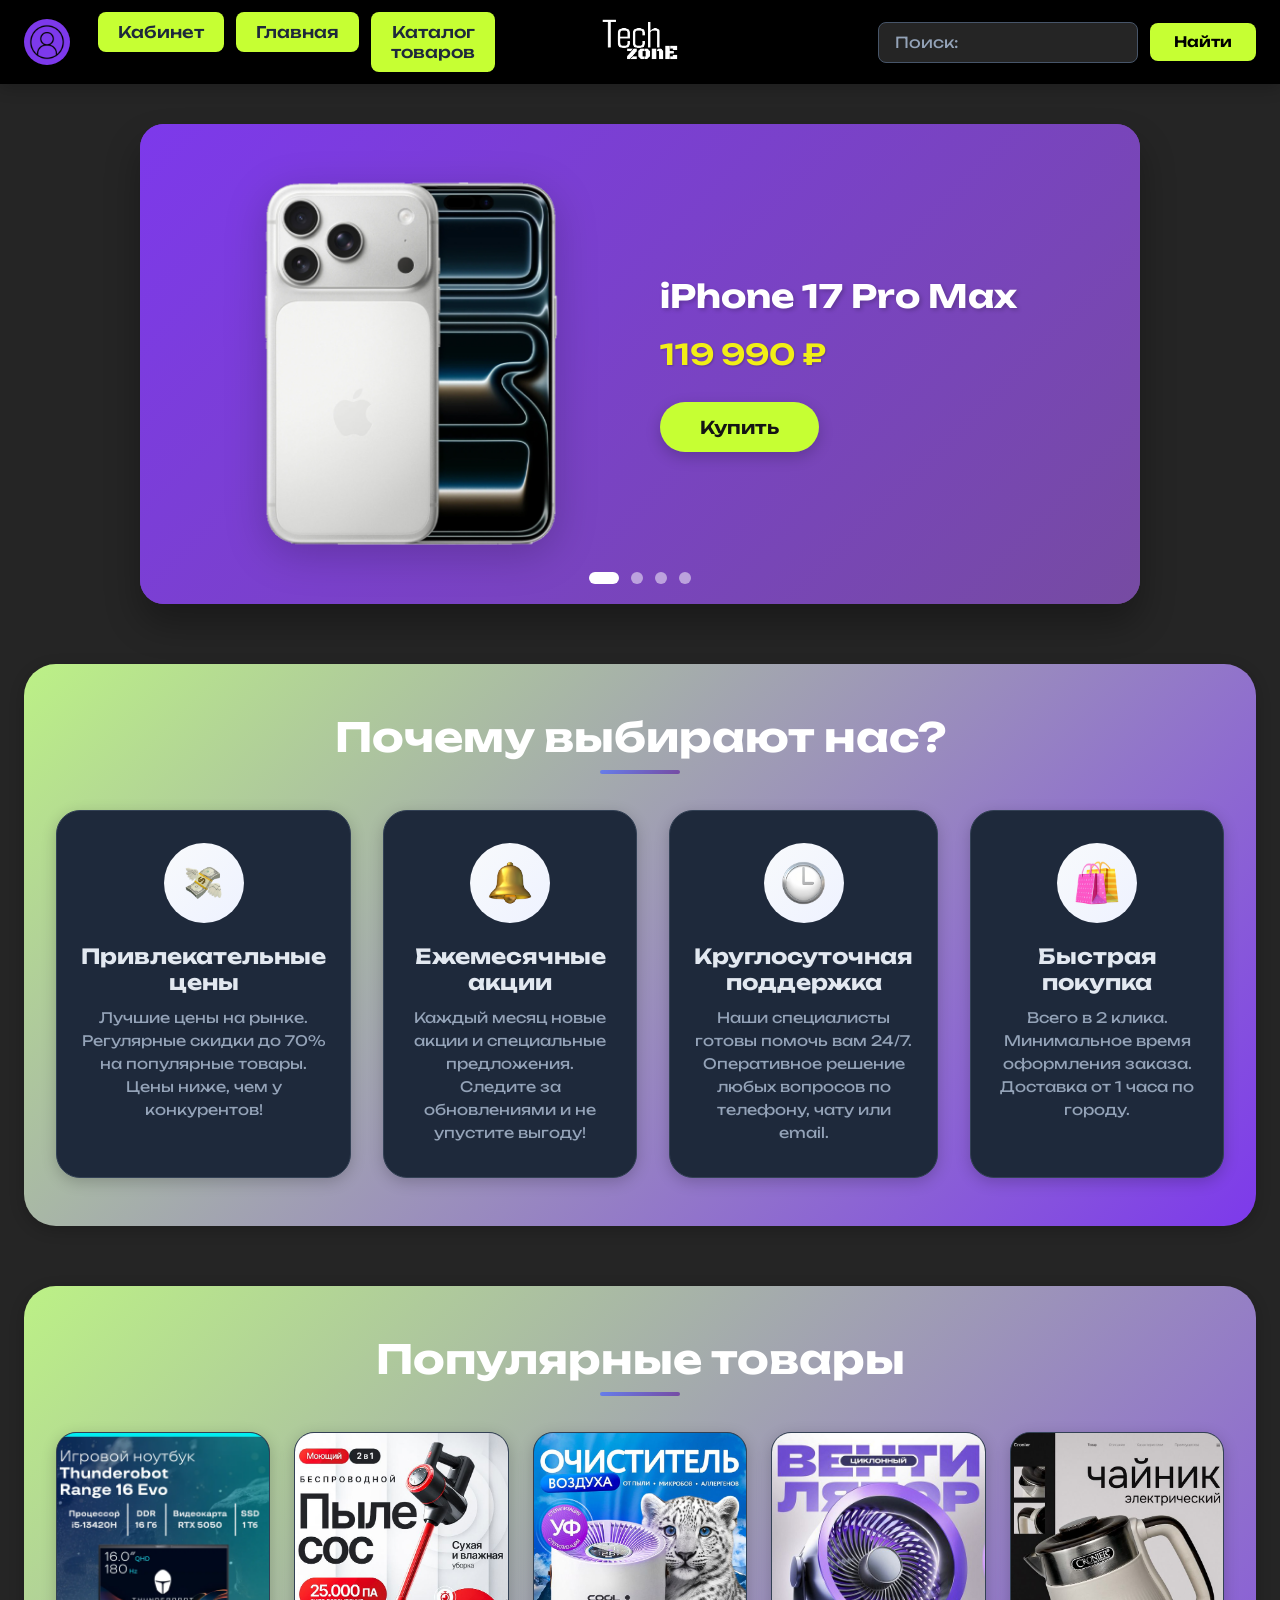
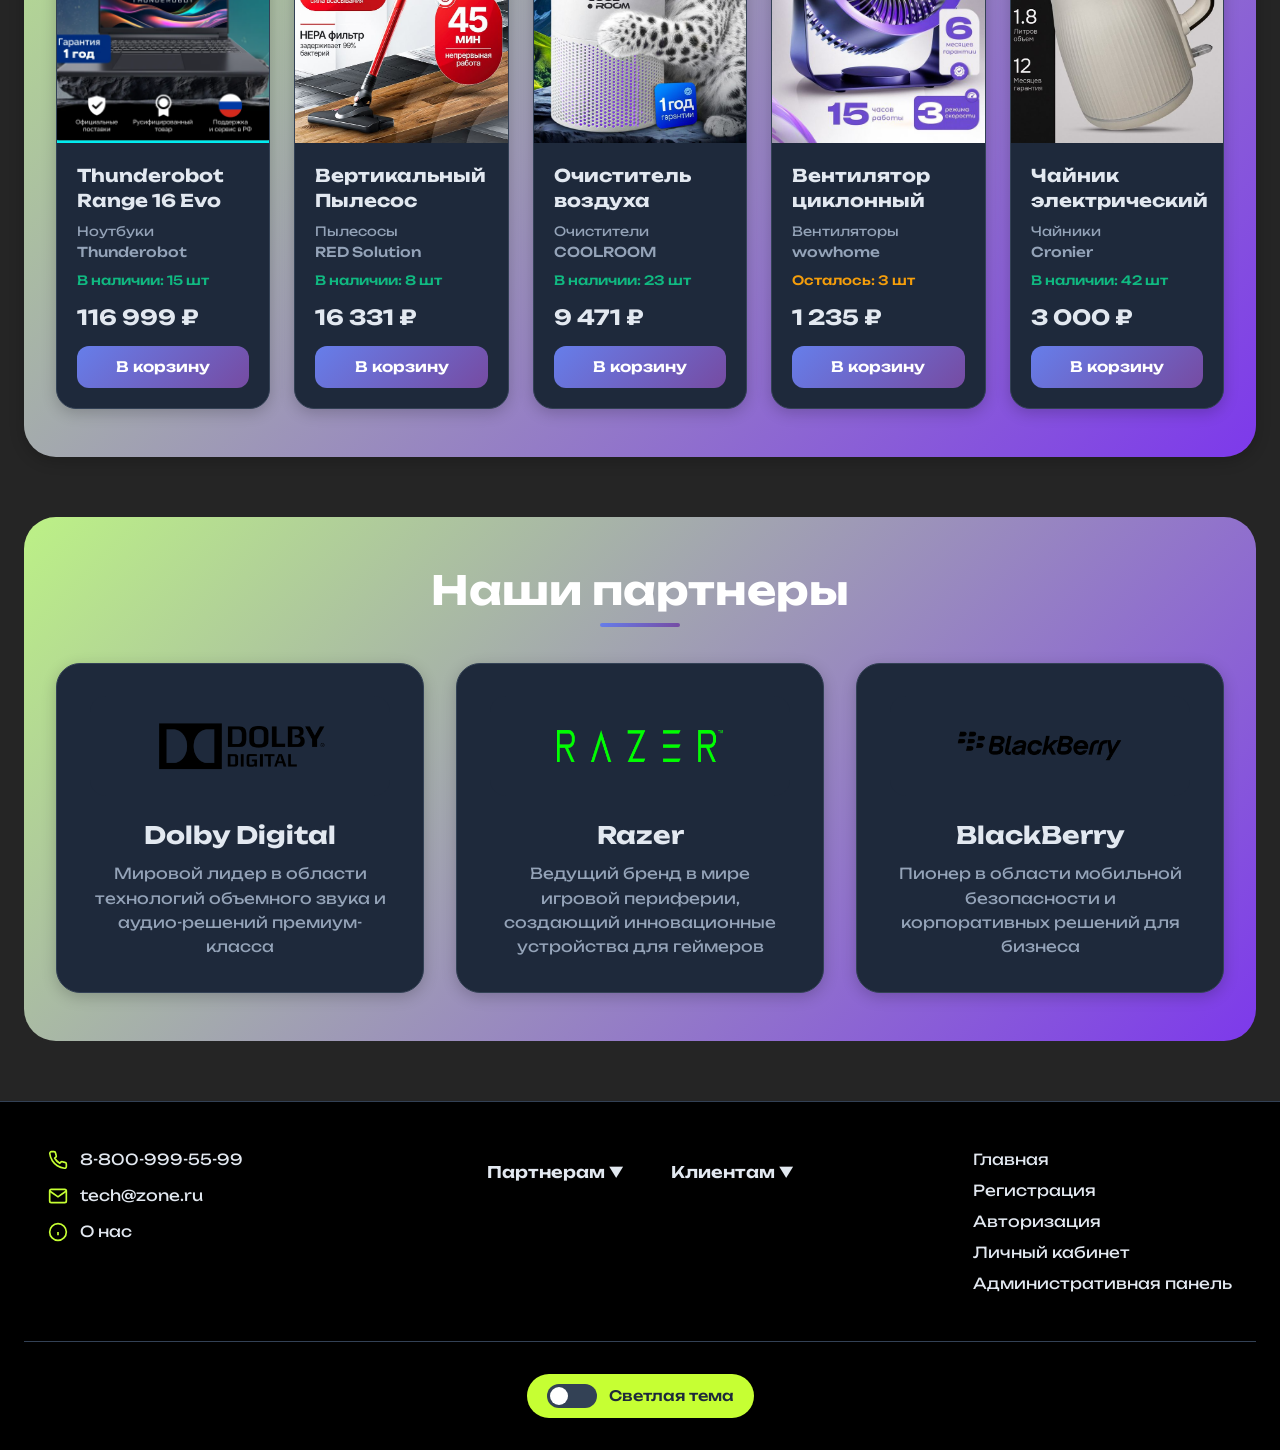
<file: index.html>
<!DOCTYPE html>
<html lang="en">
<head>
    <meta charset="UTF-8">
    <meta name="viewport" content="width=device-width, initial-scale=1.0">
    <title>TechzonE</title>
    <link rel="stylesheet" href="style.css">
</head>
<body>
    <input type="checkbox" id="theme-toggle" class="theme-toggle-input">

    <header class="header">
        <div class="header-container">

            <!--левая часть шапки-->
            <div class="left-section">
              <a href="profile.html">
                <div class="avatar">
                    <img src="imgaccount.png" alt="Личный кабинет">
                </div>
              </a>

                
                <!--три кнопки рядом с личным кабинетом-->
                <div class="nav-buttons">
                    <a href="profile.html">
                    <button class="nav-btn">Кабинет</button>
                    </a>
                    <a href="index.html">
                    <button class="nav-btn">Главная</button>
                    </a>
                    <a href="catalog.html">
                    <button class="nav-btn">Каталог товаров</button>
                    </a>
                </div>
                
                <!--бурегр-меню-->
                <details class="burger-menu">
                    <summary class="burger-summary">
                        <img src="imgcatalogwhite.png" alt="Меню">
                    </summary>
                    <div class="mobile-menu">
                        <button class="mobile-nav-btn">Поддержка</button>
                        <a href="index.html">
                        <button class="mobile-nav-btn">Главная</button>
                        </a>
                        <a href="catalog.html">
                        <button class="mobile-nav-btn">Каталог товаров</button>
                        </a>
                        
                        <div class="mobile-search-wrapper">
                            <input type="text" 
                                   class="mobile-search-input" 
                                   placeholder="Поиск:" 
                                   list="mobileCategorySuggestions">
                            <datalist id="mobileCategorySuggestions">
                                <option value="Смартфоны">
                                <option value="Ноутбуки">
                                <option value="Часы">
                            </datalist>
                            <button class="mobile-search-btn">Найти</button>
                        </div>
                        
                        <a href="profile.html">
                        <div class="mobile-avatar">
                            <img src="imgaccount.png" alt="Личный кабинет">
                            <span>Личный кабинет</span>
                        </div>
                        </a>
                    </div>
                </details>
            </div>

            <!--лого по центру-->
            <div class="logo-center">
                <img class="logo-img" src="logowhite.png" alt="Логотип сайта">
            </div>

            <!--поисковая строка-->
            <div class="search-wrapper">
                <input type="text" 
                       class="search-input" 
                       placeholder="Поиск:" 
                       list="categorySuggestions">
                <datalist id="categorySuggestions">
                    <option value="Смартфоны">
                    <option value="Ноутбуки">
                    <option value="Часы">
                </datalist>
                <button class="search-btn">Найти</button>
            </div>
        </div>
    </header>

    <main>
        <section class="slider-section">
            <div class="slider-container">
                <div class="slider-wrapper">
                    <input type="radio" name="slider" id="slide1" class="slider-input" checked>
                    <input type="radio" name="slider" id="slide2" class="slider-input">
                    <input type="radio" name="slider" id="slide3" class="slider-input">
                    <input type="radio" name="slider" id="slide4" class="slider-input">
                    
                    <div class="slides">

                        <!--слайдеры-->
                         <div class="slide">
                            <div class="slide-image">
                                <img src="iphon.png" alt="Iphon">
                            </div>
                            <div class="slide-info">
                                <h2 class="slide-title">iPhone 17 Pro Max</h2>
                                <div class="slide-price">119 990 ₽</div>
                                <button class="buy-btn">Купить</button>
                            </div>
                        </div>

                        <div class="slide">
                            <div class="slide-image">
                                <img src="robot.png" alt="Робот пылесос">
                            </div>
                            <div class="slide-info">
                                <h2 class="slide-title">Xiaomi RoboRock</h2>
                                <div class="slide-price">36 990 ₽</div>
                                <button class="buy-btn">Купить</button>
                            </div>
                        </div>

                        <div class="slide">
                            <div class="slide-image">
                                <img src="kolonka.png" alt="Колонка">
                            </div>
                            <div class="slide-info">
                                <h2 class="slide-title">Яндекс станция 2</h2>
                                <div class="slide-price">14 999 ₽</div>
                                <button class="buy-btn">Купить</button>
                            </div>
                        </div>

                        <div class="slide">
                            <div class="slide-image">
                                <img src="nayshniki.png" alt="Наушники">
                            </div>
                            <div class="slide-info">
                                <h2 class="slide-title">Наушники - Sony WH-1000XM6</h2>
                                <div class="slide-price">29 990 ₽</div>
                                <button class="buy-btn">Купить</button>
                            </div>
                        </div>
                    </div>


                    <div class="slider-dots">
                        <label for="slide1" class="dot"></label>
                        <label for="slide2" class="dot"></label>
                        <label for="slide3" class="dot"></label>
                        <label for="slide4" class="dot"></label>
                    </div>
                </div>
            </div>
        </section>

        <!--преимущества-->
        <section class="advantages-section">
            <div class="advantages-container">
                <h2 class="advantages-title">Почему выбирают нас?</h2>
                <div class="advantages-grid">
                    <div class="advantage-card">
                        <div class="advantage-icon">
                            <img src="money.png" alt="Привлекательные цены">
                        </div>
                        <div class="advantage-content">
                            <h3 class="advantage-title">Привлекательные цены</h3>
                            <p class="advantage-description">Лучшие цены на рынке. Регулярные скидки до 70% на популярные товары. Цены ниже, чем у конкурентов!</p>
                        </div>
                    </div>
                    
                    <div class="advantage-card">
                        <div class="advantage-icon">
                            <img src="bell.png" alt="Ежемесячные акции">
                        </div>
                        <div class="advantage-content">
                            <h3 class="advantage-title">Ежемесячные акции</h3>
                            <p class="advantage-description">Каждый месяц новые акции и специальные предложения. Следите за обновлениями и не упустите выгоду!</p>
                        </div>
                    </div>
                    
                    <div class="advantage-card">
                        <div class="advantage-icon">
                            <img src="clock.png" alt="Круглосуточная поддержка">
                        </div>
                        <div class="advantage-content">
                            <h3 class="advantage-title">Круглосуточная поддержка</h3>
                            <p class="advantage-description">Наши специалисты готовы помочь вам 24/7. Оперативное решение любых вопросов по телефону, чату или email.</p>
                        </div>
                    </div>
                    
                    <div class="advantage-card">
                        <div class="advantage-icon">
                            <img src="bags.png" alt="Быстрая покупка">
                        </div>
                        <div class="advantage-content">
                            <h3 class="advantage-title">Быстрая покупка</h3>
                            <p class="advantage-description">Всего в 2 клика. Минимальное время оформления заказа. Доставка от 1 часа по городу.</p>
                        </div>
                    </div>
                </div>
            </div>
        </section>

        <!--популярные товары-->
        <section class="products-section">
            <div class="products-container">
                <h2 class="products-title">Популярные товары</h2>
                <div class="products-grid">
                    <div class="product-card">
                        <div class="product-image">
                            <img src="laptop.png" alt="Ноутбук">
                        </div>
                        <div class="product-info">
                            <h3 class="product-name">Thunderobot Range 16 Evo</h3>
                            <div class="product-category">Ноутбуки</div>
                            <div class="product-brand">Thunderobot</div>
                            <div class="product-stock stock-in">В наличии: 15 шт</div>
                            <div class="product-price">116 999 ₽</div>
                            <button class="cart-btn">В корзину</button>
                        </div>
                    </div>
                    
                    <div class="product-card">
                        <div class="product-image">
                            <img src="sos.jpg" alt="Пылесос">
                        </div>
                        <div class="product-info">
                            <h3 class="product-name">Вертикальный Пылесос</h3>
                            <div class="product-category">Пылесосы</div>
                            <div class="product-brand">RED Solution</div>
                            <div class="product-stock stock-in">В наличии: 8 шт</div>
                            <div class="product-price">16 331 ₽</div>
                            <button class="cart-btn">В корзину</button>
                        </div>
                    </div>
                    
                    <div class="product-card">
                        <div class="product-image">
                            <img src="ochistitel.jpg" alt="Очиститель">
                        </div>
                        <div class="product-info">
                            <h3 class="product-name">Очиститель воздуха</h3>
                            <div class="product-category">Очистители</div>
                            <div class="product-brand">COOLROOM</div>
                            <div class="product-stock stock-in">В наличии: 23 шт</div>
                            <div class="product-price">9 471 ₽</div>
                            <button class="cart-btn">В корзину</button>
                        </div>
                    </div>
                    
                    <div class="product-card">
                        <div class="product-image">
                            <img src="ventilator.jpg" alt="Вентилятор">
                        </div>
                        <div class="product-info">
                            <h3 class="product-name">Вентилятор циклонный</h3>
                            <div class="product-category">Вентиляторы</div>
                            <div class="product-brand">wowhome</div>
                            <div class="product-stock stock-low">Осталось: 3 шт</div>
                            <div class="product-price">1 235 ₽</div>
                            <button class="cart-btn">В корзину</button>
                        </div>
                    </div>
                    
                    <div class="product-card">
                        <div class="product-image">
                            <img src="chainik.jpg" alt="Чайник">
                        </div>
                        <div class="product-info">
                            <h3 class="product-name">Чайник электрический</h3>
                            <div class="product-category">Чайники</div>
                            <div class="product-brand">Cronier</div>
                            <div class="product-stock stock-in">В наличии: 42 шт</div>
                            <div class="product-price">3 000 ₽</div>
                            <button class="cart-btn">В корзину</button>
                        </div>
                    </div>
                </div>
            </div>
        </section>

        <!--ппартнеры-->
        <section class="partners-section">
            <div class="partners-container">
                <h2 class="partners-title">Наши партнеры</h2>
                <div class="partners-grid">
                    <div class="partner-card">
                        <div class="partner-logo">
                            <img src="dolby.png" alt="Dolby Digital">
                        </div>
                        <div class="partner-info">
                            <h3 class="partner-name">Dolby Digital</h3>
                            <p class="partner-description">Мировой лидер в области технологий объемного звука и аудио-решений премиум-класса</p>
                        </div>
                    </div>
                    
                    <div class="partner-card">
                        <div class="partner-logo">
                            <img src="razer.png" alt="Razer">
                        </div>
                        <div class="partner-info">
                            <h3 class="partner-name">Razer</h3>
                            <p class="partner-description">Ведущий бренд в мире игровой периферии, создающий инновационные устройства для геймеров</p>
                        </div>
                    </div>
                    
                    <div class="partner-card">
                        <div class="partner-logo">
                            <img src="blackberry.png" alt="BlackBerry">
                        </div>
                        <div class="partner-info">
                            <h3 class="partner-name">BlackBerry</h3>
                            <p class="partner-description">Пионер в области мобильной безопасности и корпоративных решений для бизнеса</p>
                        </div>
                    </div>
                </div>
            </div>
        </section>
    </main>

    <!--подвал-->
    <footer class="footer">
        <div class="footer-container">

            <!--левая часть подвала-->
            <div class="footer-left">
                <div class="footer-contacts">
                    <div class="contact-item">
                        <svg class="contact-icon" width="20" height="20" viewBox="0 0 24 24" fill="none" stroke="currentColor" stroke-width="2">
                            <path d="M22 16.92v3a2 2 0 0 1-2.18 2 19.79 19.79 0 0 1-8.63-3.07 19.5 19.5 0 0 1-6-6 19.79 19.79 0 0 1-3.07-8.67A2 2 0 0 1 4.11 2h3a2 2 0 0 1 2 1.72c.127.96.362 1.903.7 2.81a2 2 0 0 1-.45 2.11L8.09 9.91a16 16 0 0 0 6 6l1.27-1.27a2 2 0 0 1 2.11-.45c.907.338 1.85.573 2.81.7A2 2 0 0 1 22 16.92z"/>
                            </svg>
                        <a href="tel:8-800-999-55-99">8-800-999-55-99</a>
                    </div>
                    <div class="contact-item">
                        <svg class="contact-icon" width="20" height="20" viewBox="0 0 24 24" fill="none" stroke="currentColor" stroke-width="2">
                            <path d="M4 4h16c1.1 0 2 .9 2 2v12c0 1.1-.9 2-2 2H4c-1.1 0-2-.9-2-2V6c0-1.1.9-2 2-2z"/>
                            <polyline points="22,6 12,13 2,6"/>
                        </svg>
                        <a href="mailto:tech@zone.ru">tech@zone.ru</a>
                    </div>
                    <div class="contact-item about-link">
                        <svg class="contact-icon" width="20" height="20" viewBox="0 0 24 24" fill="none" stroke="currentColor" stroke-width="2">
                            <circle cx="12" cy="12" r="10"/>
                            <line x1="12" y1="16" x2="12" y2="12"/>
                            <line x1="12" y1="8" x2="12.01" y2="8"/>
                        </svg>
                        <a href="#about" class="about-us-link">О нас</a>
                    </div>
                </div>
            </div>

            <!--середина подвала-->
            <div class="footer-middle">
                <div class="dropdown-section">
                    <div class="dropdown">
                        <button class="dropdown-btn">Партнерам ▼</button>
                        <div class="dropdown-content">
                            <a href="#">Партнерская программа</a>
                            <a href="#">Оптовые закупки</a>
                            <a href="#">Франчайзинг</a>
                            <a href="#">Рекламодателям</a>
                        </div>
                    </div>

                    <div class="dropdown">
                        <button class="dropdown-btn">Клиентам ▼</button>
                        <div class="dropdown-content">
                            <a href="#">Поддержка</a>
                            <a href="#">Доставка и оплата</a>
                            <a href="#">Возврат и гарантия</a>
                            <a href="#">Программа лояльности</a>
                        </div>
                    </div>
                </div>
            </div>

            <!--правая часть подвала-->
            <div class="footer-right">
                <div class="footer-nav">
                    <a href="index.html" class="footer-nav-link">Главная</a>
                    <a href="register.html" class="footer-nav-link">Регистрация</a>
                    <a href="login.html" class="footer-nav-link">Авторизация</a>
                    <a href="profile.html" class="footer-nav-link">Личный кабинет</a>
                    <a href="admin.html" class="footer-nav-link">Административная панель</a>
                </div>
            </div>
        </div>
        
        <!--кнопка выбора темы-->
        <div class="theme-switch-wrapper">
            <label for="theme-toggle" class="theme-toggle-label">
                <span class="theme-toggle-slider"></span>
                <span class="theme-toggle-text">Светлая тема</span>
            </label>
        </div>
    </footer>
</body>
</html>
</file>
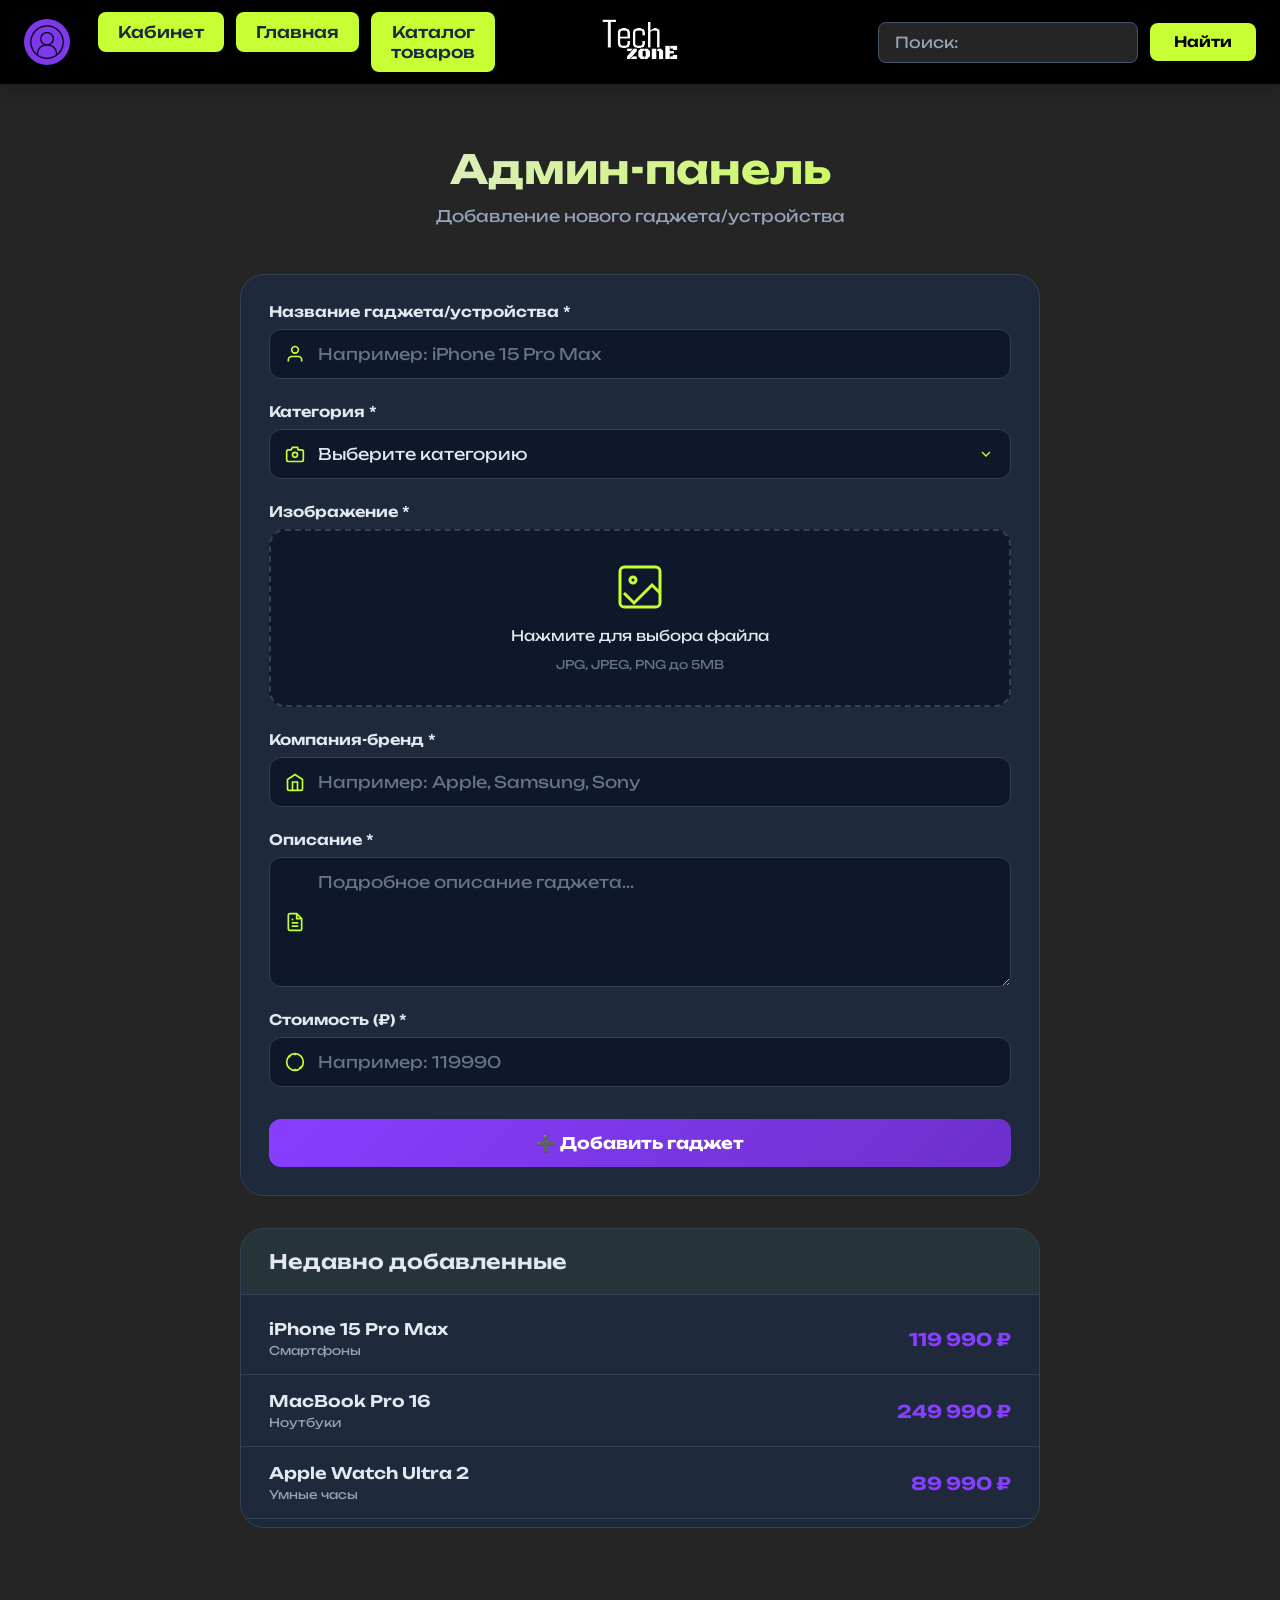
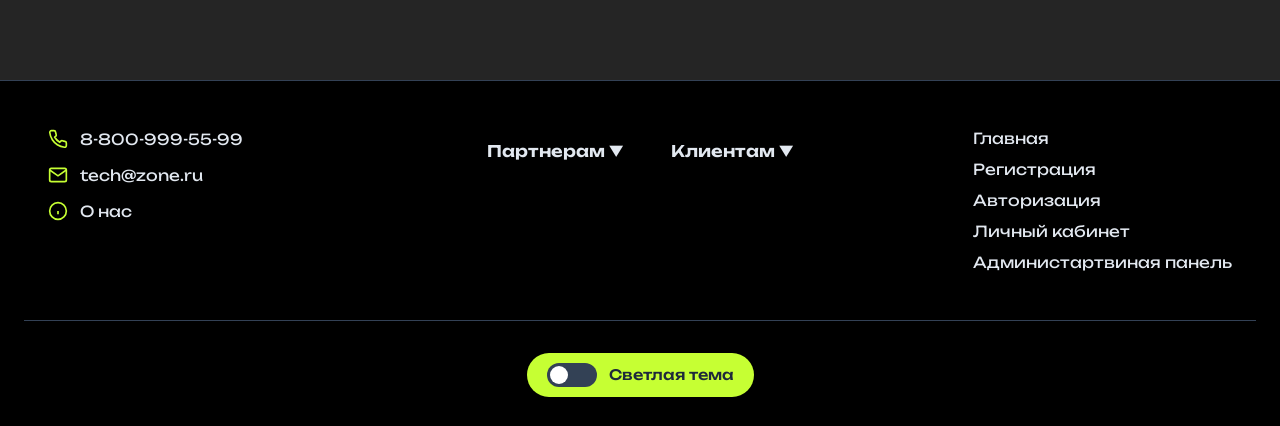
<file: admin.html>
<!DOCTYPE html>
<html lang="en">
<head>
    <meta charset="UTF-8">
    <meta name="viewport" content="width=device-width, initial-scale=1.0">
    <title>Админ-панель - TechzonE</title>
    <link rel="stylesheet" href="style.css">
    <link rel="stylesheet" href="admin.css">
</head>
<body>
    <input type="checkbox" id="theme-toggle" class="theme-toggle-input">

    <header class="header">
        <div class="header-container">
            <div class="left-section">
                <a href="profile.html" class="avatar-link">
                    <div class="avatar">
                        <img src="imgaccount.png" alt="Личный кабинет">
                    </div>
                </a>
                
                <div class="nav-buttons">
                    <a href="profile.html">
                    <button class="nav-btn" onclick="window.location.href='index.html'">Кабинет</button>
                    </a>
                    <a href="index.html">
                    <button class="nav-btn" onclick="window.location.href='index.html'">Главная</button>
                    </a>
                    <a href="catalog.html">
                    <button class="nav-btn" onclick="window.location.href='catalog.html'">Каталог товаров</button>
                    </a>
                </div>
                
                <details class="burger-menu">
                    <summary class="burger-summary">
                        <img class="burger-icon" src="imgcatalogwhite.png" alt="Меню">
                    </summary>
                    <div class="mobile-menu">
                        <button class="mobile-nav-btn" onclick="window.location.href='index.html'">Поддержка</button>
                        <a href="index.html">
                        <button class="mobile-nav-btn" onclick="window.location.href='index.html'">Главная</button>
                        </a>
                        <a href="catalog.html">
                        <button class="mobile-nav-btn" onclick="window.location.href='catalog.html'">Каталог товаров</button>
                        </a>
                        
                        <div class="mobile-search-wrapper">
                            <input type="text" class="mobile-search-input" placeholder="Поиск:" list="mobileCategorySuggestions">
                            <datalist id="mobileCategorySuggestions">
                                <option value="Смартфоны">
                                <option value="Ноутбуки">
                                <option value="Часы">
                                <option value="Наушники">
                                <option value="Планшеты">
                            </datalist>
                            <button class="mobile-search-btn">Найти</button>
                        </div>
                        
                        <a href="profile.html" class="mobile-avatar-link">
                            <div class="mobile-avatar">
                                <img src="imgaccount.png" alt="Личный кабинет">
                                <span>Личный кабинет</span>
                            </div>
                        </a>
                    </div>
                </details>
            </div>

            <div class="logo-center">
                <a href="index.html">
                    <img class="logo-img" src="logowhite.png" alt="Логотип сайта">
                </a>
            </div>

            <div class="search-wrapper">
                <input type="text" class="search-input" placeholder="Поиск:" list="categorySuggestions">
                <datalist id="categorySuggestions">
                    <option value="Смартфоны">
                    <option value="Ноутбуки">
                    <option value="Часы">
                    <option value="Наушники">
                    <option value="Планшеты">
                </datalist>
                <button class="search-btn">Найти</button>
            </div>
        </div>
    </header>

    <main class="admin-main">
        <div class="admin-container">
            <div class="admin-header">
                <h1 class="admin-title">Админ-панель</h1>
                <p class="admin-subtitle">Добавление нового гаджета/устройства</p>
            </div>
            <div class="admin-card">
                <form class="admin-form" action="#" method="post">

                    <!--поле название гаджета-->
                    <div class="form-group">
                        <label for="product-name" class="form-label">Название гаджета/устройства *</label>
                        <div class="input-wrapper">
                            <svg class="input-icon" width="20" height="20" viewBox="0 0 24 24" fill="none" stroke="currentColor" stroke-width="2">
                                <path d="M20 21v-2a4 4 0 0 0-4-4H8a4 4 0 0 0-4 4v2"/>
                                <circle cx="12" cy="7" r="4"/>
                            </svg>
                            <input type="text" id="product-name" name="product-name" class="form-input" placeholder="Например: iPhone 15 Pro Max" required>
                        </div>
                    </div>

                    <!--поле категория-->
                    <div class="form-group">
                        <label for="category" class="form-label">Категория *</label>
                        <div class="input-wrapper">
                            <svg class="input-icon" width="20" height="20" viewBox="0 0 24 24" fill="none" stroke="currentColor" stroke-width="2">
                                <path d="M20 7h-4.18L15 4H9L7.18 7H4a2 2 0 0 0-2 2v10a2 2 0 0 0 2 2h16a2 2 0 0 0 2-2V9a2 2 0 0 0-2-2z"/>
                                <circle cx="12" cy="13" r="3"/>
                            </svg>
                            <select id="category" name="category" class="form-input" required>
                                <option value="">Выберите категорию</option>
                                <option value="Смартфоны">Смартфоны</option>
                                <option value="Ноутбуки">Ноутбуки</option>
                                <option value="Умные часы">Умные часы</option>
                                <option value="Наушники">Наушники</option>
                                <option value="Планшеты">Планшеты</option>
                                <option value="Телевизоры">Телевизоры</option>
                                <option value="Колонки">Колонки</option>
                            </select>
                        </div>
                    </div>

                    <!--поле изображение-->
                    <div class="form-group">
                        <label for="image" class="form-label">Изображение *</label>
                        <div class="file-upload">
                            <label for="image" class="file-label">
                                <input type="file" id="image" name="image" class="file-input" accept="image/jpeg,image/jpg,image/png" required>
                                <div class="file-preview">
                                    <svg width="48" height="48" viewBox="0 0 24 24" fill="none" stroke="currentColor" stroke-width="1.5">
                                        <rect x="2" y="2" width="20" height="20" rx="2.18" ry="2.18"/>
                                        <circle cx="8.5" cy="8.5" r="1.5"/>
                                        <polyline points="22 15 18 11 9 20 4 15"/>
                                    </svg>
                                    <p>Нажмите для выбора файла</p>
                                    <span>JPG, JPEG, PNG до 5MB</span>
                                </div>
                            </label>
                        </div>
                    </div>

                    <!--поле бренд-->
                    <div class="form-group">
                        <label for="brand" class="form-label">Компания-бренд *</label>
                        <div class="input-wrapper">
                            <svg class="input-icon" width="20" height="20" viewBox="0 0 24 24" fill="none" stroke="currentColor" stroke-width="2">
                                <path d="M3 9l9-6 9 6v11a2 2 0 0 1-2 2H5a2 2 0 0 1-2-2z"/>
                                <polyline points="9 22 9 12 15 12 15 22"/>
                            </svg>
                            <input type="text" id="brand" name="brand" class="form-input" placeholder="Например: Apple, Samsung, Sony" required>
                        </div>
                    </div>

                    <!--поле описание-->
                    <div class="form-group">
                        <label for="description" class="form-label">Описание *</label>
                        <div class="input-wrapper">
                            <svg class="input-icon" width="20" height="20" viewBox="0 0 24 24" fill="none" stroke="currentColor" stroke-width="2">
                                <path d="M14 2H6a2 2 0 0 0-2 2v16a2 2 0 0 0 2 2h12a2 2 0 0 0 2-2V8z"/>
                                <polyline points="14 2 14 8 20 8"/>
                                <line x1="16" y1="13" x2="8" y2="13"/>
                                <line x1="16" y1="17" x2="8" y2="17"/>
                                <polyline points="10 9 9 9 8 9"/>
                            </svg>
                            <textarea id="description" name="description" class="form-input textarea" rows="5" placeholder="Подробное описание гаджета..." required></textarea>
                        </div>
                    </div>

                    <!--поле стоимость-->
                    <div class="form-group">
                        <label for="price" class="form-label">Стоимость (₽) *</label>
                        <div class="input-wrapper">
                            <svg class="input-icon" width="20" height="20" viewBox="0 0 24 24" fill="none" stroke="currentColor" stroke-width="2">
                                <circle cx="12" cy="12" r="10"/>
                                <line x1="12" y1="2" x2="12" y2="4"/>
                                <line x1="12" y1="20" x2="12" y2="22"/>
                                <line x1="4.93" y1="4.93" x2="6.34" y2="6.34"/>
                                <line x1="17.66" y1="17.66" x2="19.07" y2="19.07"/>
                            </svg>
                            <input type="number" id="price" name="price" class="form-input" placeholder="Например: 119990" required>
                        </div>
                    </div>

                    <!--кнопка добавить гаджет-->
                    <button type="submit" class="admin-btn">➕ Добавить гаджет</button>

                    <!--сообщение об успехе-->
                    <div class="admin-message">
                        <p>✅ Товар успешно добавлен!</p>
                    </div>
                </form>
            </div>

            <!--список недавно добавленных товаров-->
            <div class="admin-card">
                <div class="card-header">
                    <h2 class="card-title">Недавно добавленные</h2>
                </div>
                <div class="products-list">
                    <div class="list-item">
                        <div class="list-info">
                            <span class="list-name">iPhone 15 Pro Max</span>
                            <span class="list-category">Смартфоны</span>
                        </div>
                        <div class="list-price">119 990 ₽</div>
                    </div>
                    <div class="list-item">
                        <div class="list-info">
                            <span class="list-name">MacBook Pro 16</span>
                            <span class="list-category">Ноутбуки</span>
                        </div>
                        <div class="list-price">249 990 ₽</div>
                    </div>
                    <div class="list-item">
                        <div class="list-info">
                            <span class="list-name">Apple Watch Ultra 2</span>
                            <span class="list-category">Умные часы</span>
                        </div>
                        <div class="list-price">89 990 ₽</div>
                    </div>
                </div>
            </div>
        </div>
    </main>

    <!--подвал-->
    <footer class="footer">
        <div class="footer-container">
            <div class="footer-left">
                <div class="footer-contacts">
                    <div class="contact-item">
                        <svg class="contact-icon" width="20" height="20" viewBox="0 0 24 24" fill="none" stroke="currentColor" stroke-width="2">
                            <path d="M22 16.92v3a2 2 0 0 1-2.18 2 19.79 19.79 0 0 1-8.63-3.07 19.5 19.5 0 0 1-6-6 19.79 19.79 0 0 1-3.07-8.67A2 2 0 0 1 4.11 2h3a2 2 0 0 1 2 1.72c.127.96.362 1.903.7 2.81a2 2 0 0 1-.45 2.11L8.09 9.91a16 16 0 0 0 6 6l1.27-1.27a2 2 0 0 1 2.11-.45c.907.338 1.85.573 2.81.7A2 2 0 0 1 22 16.92z"/>
                        </svg>
                        <a href="tel:8-800-999-55-99">8-800-999-55-99</a>
                    </div>
                    <div class="contact-item">
                        <svg class="contact-icon" width="20" height="20" viewBox="0 0 24 24" fill="none" stroke="currentColor" stroke-width="2">
                            <path d="M4 4h16c1.1 0 2 .9 2 2v12c0 1.1-.9 2-2 2H4c-1.1 0-2-.9-2-2V6c0-1.1.9-2 2-2z"/>
                            <polyline points="22,6 12,13 2,6"/>
                        </svg>
                        <a href="mailto:tech@zone.ru">tech@zone.ru</a>
                    </div>
                    <div class="contact-item about-link">
                        <svg class="contact-icon" width="20" height="20" viewBox="0 0 24 24" fill="none" stroke="currentColor" stroke-width="2">
                            <circle cx="12" cy="12" r="10"/>
                            <line x1="12" y1="16" x2="12" y2="12"/>
                            <line x1="12" y1="8" x2="12.01" y2="8"/>
                        </svg>
                        <a href="#about" class="about-us-link">О нас</a>
                    </div>
                </div>
            </div>

            <div class="footer-middle">
                <div class="dropdown-section">
                    <div class="dropdown">
                        <button class="dropdown-btn">Партнерам ▼</button>
                        <div class="dropdown-content">
                            <a href="#">Партнерская программа</a>
                            <a href="#">Оптовые закупки</a>
                            <a href="#">Франчайзинг</a>
                            <a href="#">Рекламодателям</a>
                        </div>
                    </div>
                    <div class="dropdown">
                        <button class="dropdown-btn">Клиентам ▼</button>
                        <div class="dropdown-content">
                            <a href="#">Поддержка</a>
                            <a href="#">Доставка и оплата</a>
                            <a href="#">Возврат и гарантия</a>
                            <a href="#">Программа лояльности</a>
                        </div>
                    </div>
                </div>
            </div>

            <div class="footer-right">
                <div class="footer-nav">
                    <a href="index.html" class="footer-nav-link">Главная</a>
                    <a href="register.html" class="footer-nav-link">Регистрация</a>
                    <a href="login.html" class="footer-nav-link">Авторизация</a>
                    <a href="profile.html" class="footer-nav-link">Личный кабинет</a>
                    <a href="admin.html" class="footer-nav-link">Администартвиная панель</a>
                </div>
                </div>
        </div>
        
        <div class="theme-switch-wrapper">
            <label for="theme-toggle" class="theme-toggle-label">
                <span class="theme-toggle-slider"></span>
                <span class="theme-toggle-text">Светлая тема</span>
            </label>
        </div>
    </footer>
</body>
</html>
</file>
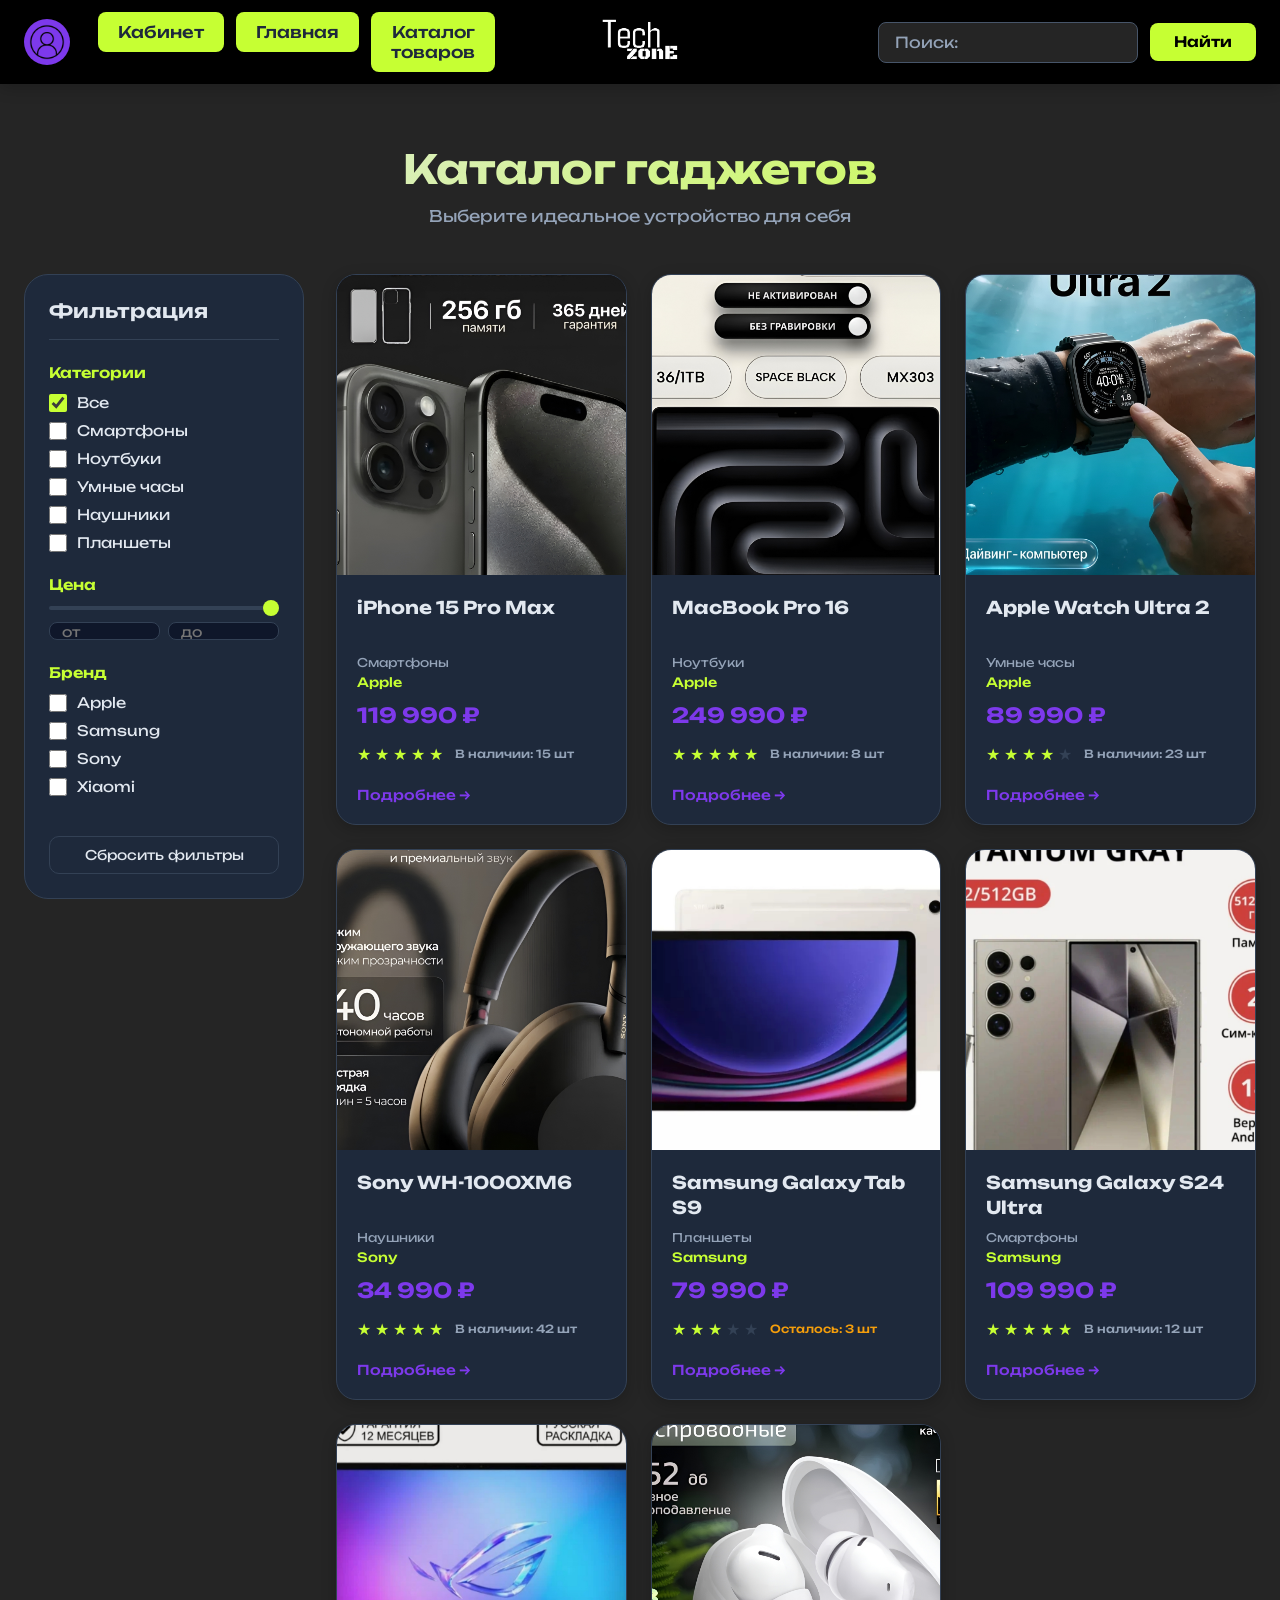
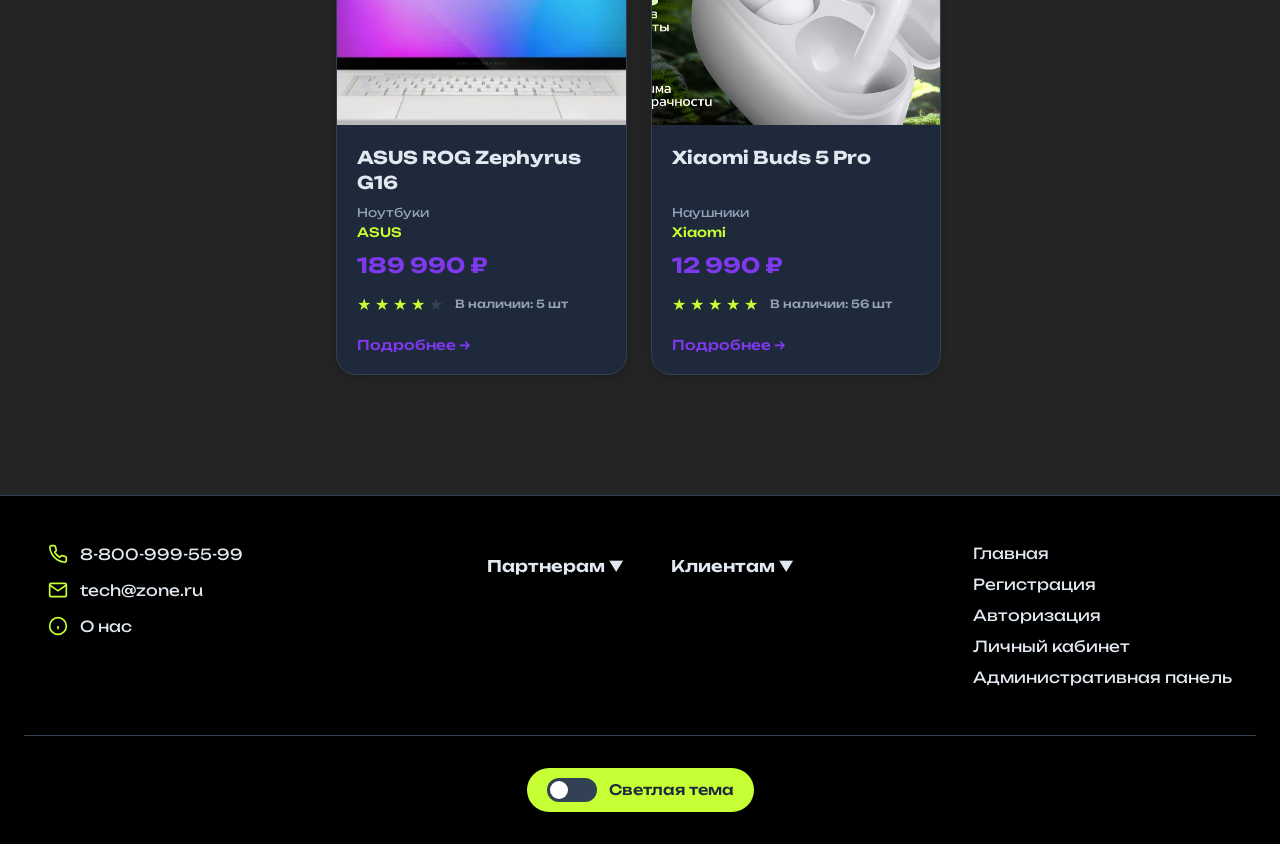
<file: catalog.html>
<!DOCTYPE html>
<html lang="en">
<head>
    <meta charset="UTF-8">
    <meta name="viewport" content="width=device-width, initial-scale=1.0">
    <title>Каталог - TechzonE</title>
    <link rel="stylesheet" href="style.css">
    <link rel="stylesheet" href="catalog.css">
</head>
<body>
    <input type="checkbox" id="theme-toggle" class="theme-toggle-input">
    <input type="checkbox" id="filter-toggle" class="filter-toggle-input">

    <header class="header">
        <div class="header-container">
            <div class="left-section">
                <a href="profile.html" class="avatar-link">
                    <div class="avatar">
                        <img src="imgaccount.png" alt="Личный кабинет">
                    </div>
                </a>
                
                <div class="nav-buttons">
                    <a href="profile.html">
                    <button class="nav-btn" onclick="window.location.href='index.html'">Кабинет</button>
                    </a>
                    <a href="index.html">
                    <button class="nav-btn" onclick="window.location.href='index.html'">Главная</button>
                    </a>
                    <a href="catalog.html">
                    <button class="nav-btn" onclick="window.location.href='catalog.html'">Каталог товаров</button>
                    </a>
                </div>
                
                <details class="burger-menu">
                    <summary class="burger-summary">
                        <img class="burger-icon" src="imgcatalogwhite.png" alt="Меню">
                    </summary>
                    <div class="mobile-menu">
                        <button class="mobile-nav-btn" onclick="window.location.href='index.html'">Поддержка</button>
                        <a href="index.html">
                        <button class="mobile-nav-btn" onclick="window.location.href='index.html'">Главная</button>
                        </a>
                        <a href="catalog.html">
                        <button class="mobile-nav-btn" onclick="window.location.href='catalog.html'">Каталог товаров</button>
                        </a>
                        
                        <div class="mobile-search-wrapper">
                            <input type="text" class="mobile-search-input" placeholder="Поиск:" list="mobileCategorySuggestions">
                            <datalist id="mobileCategorySuggestions">
                                <option value="Смартфоны">
                                <option value="Ноутбуки">
                                <option value="Часы">
                                <option value="Наушники">
                                <option value="Планшеты">
                            </datalist>
                            <button class="mobile-search-btn">Найти</button>
                        </div>
                        
                        <a href="profile.html" class="mobile-avatar-link">
                            <div class="mobile-avatar">
                                <img src="imgaccount.png" alt="Личный кабинет">
                                <span>Личный кабинет</span>
                            </div>
                        </a>
                    </div>
                </details>
            </div>

            <div class="logo-center">
                <a href="index.html">
                    <img class="logo-img" src="logowhite.png" alt="Логотип сайта">
                </a>
            </div>

            <div class="search-wrapper">
                <input type="text" class="search-input" placeholder="Поиск:" list="categorySuggestions">
                <datalist id="categorySuggestions">
                    <option value="Смартфоны">
                    <option value="Ноутбуки">
                    <option value="Часы">
                    <option value="Наушники">
                    <option value="Планшеты">
                </datalist>
                <button class="search-btn">Найти</button>
            </div>
        </div>
    </header>

    <main class="catalog-main">
        <div class="catalog-container">
            <div class="catalog-header">
                <h1 class="catalog-title">Каталог гаджетов</h1>
                <p class="catalog-subtitle">Выберите идеальное устройство для себя</p>
            </div>

            <!--фильтры на мобилке-->
            <label for="filter-toggle" class="mobile-filter-btn">📱 Фильтр</label>

            <div class="catalog-content">

                <!--боковая панель фильтров-->
                <aside class="filter-sidebar">
                    <div class="filter-header">
                        <h3>Фильтрация</h3>
                        <label for="filter-toggle" class="filter-close">✕</label>
                    </div>
                    <div class="filter-section">
                        <h4>Категории</h4>
                        <label class="filter-checkbox">
                            <input type="checkbox" value="all" checked> Все
                        </label>
                        <label class="filter-checkbox">
                            <input type="checkbox" value="smartphones"> Смартфоны
                        </label>
                        <label class="filter-checkbox">
                            <input type="checkbox" value="laptops"> Ноутбуки
                        </label>
                        <label class="filter-checkbox">
                            <input type="checkbox" value="watches"> Умные часы
                        </label>
                        <label class="filter-checkbox">
                            <input type="checkbox" value="headphones"> Наушники
                        </label>
                        <label class="filter-checkbox">
                            <input type="checkbox" value="tablets"> Планшеты
                        </label>
                    </div>
                    <div class="filter-section">
                        <h4>Цена</h4>
                        <div class="price-range">
                            <input type="range" min="0" max="300000" value="300000">
                            <div class="price-inputs">
                                <input type="number" placeholder="от">
                                <input type="number" placeholder="до">
                            </div>
                        </div>
                    </div>
                    <div class="filter-section">
                        <h4>Бренд</h4>
                        <label class="filter-checkbox">
                            <input type="checkbox" value="apple"> Apple
                        </label>
                        <label class="filter-checkbox">
                            <input type="checkbox"value="samsung"> Samsung
                        </label>
                        <label class="filter-checkbox">
                            <input type="checkbox" value="sony"> Sony
                        </label>
                        <label class="filter-checkbox">
                            <input type="checkbox" value="xiaomi"> Xiaomi
                        </label>
                    </div>
                    <button class="filter-reset">Сбросить фильтры</button>
                </aside>

                <!--сетка товаров-->
                <div class="products-grid">
                    
                    <!--товары-->
                    <div class="product-card" data-category="smartphones" data-brand="apple">
                        <div class="product-image">
                            <img src="iphone15promax.jpg" alt="iPhone 15 Pro Max">
                        </div>
                        <div class="product-body">
                            <h3 class="product-name">iPhone 15 Pro Max</h3>
                            <div class="product-category">Смартфоны</div>
                            <div class="product-brand">Apple</div>
                            <div class="product-price">119 990 ₽</div>
                            <div class="product-stock">
                                <span class="star filled">★</span>
                                <span class="star filled">★</span>
                                <span class="star filled">★</span>
                                <span class="star filled">★</span>
                                <span class="star filled">★</span>
                                <span class="stock-text">В наличии: 15 шт</span>
                            </div>
                            <a href="product.html?id=1" class="product-link">Подробнее →</a>
                        </div>
                    </div>

                    <div class="product-card" data-category="laptops" data-brand="apple">
                        <div class="product-image">
                            <img src="mackbook.jpg" alt="MacBook Pro 16">
                        </div>
                        <div class="product-body">
                            <h3 class="product-name">MacBook Pro 16</h3>
                            <div class="product-category">Ноутбуки</div>
                            <div class="product-brand">Apple</div>
                            <div class="product-price">249 990 ₽</div>
                            <div class="product-stock">
                                <span class="star filled">★</span>
                                <span class="star filled">★</span>
                                <span class="star filled">★</span>
                                <span class="star filled">★</span>
                                <span class="star half">★</span>
                                <span class="stock-text">В наличии: 8 шт</span>
                            </div>
                            <a href="product.html?id=2" class="product-link">Подробнее →</a>
                        </div>
                    </div>

                    <div class="product-card" data-category="watches" data-brand="apple">
                        <div class="product-image">
                            <img src="applewatch.jpg" alt="Apple Watch Ultra 2">
                        </div>
                        <div class="product-body">
                            <h3 class="product-name">Apple Watch Ultra 2</h3>
                            <div class="product-category">Умные часы</div>
                            <div class="product-brand">Apple</div>
                            <div class="product-price">89 990 ₽</div>
                            <div class="product-stock">
                                <span class="star filled">★</span>
                                <span class="star filled">★</span>
                                <span class="star filled">★</span>
                                <span class="star filled">★</span>
                                <span class="star">★</span>
                                <span class="stock-text">В наличии: 23 шт</span>
                            </div>
                            <a href="product.html?id=3" class="product-link">Подробнее →</a>
                        </div>
                    </div>

                    <div class="product-card" data-category="headphones" data-brand="sony">
                        <div class="product-image">
                            <img src="sony.jpg" alt="Sony WH-1000XM6">
                        </div>
                        <div class="product-body">
                            <h3 class="product-name">Sony WH-1000XM6</h3>
                            <div class="product-category">Наушники</div>
                            <div class="product-brand">Sony</div>
                            <div class="product-price">34 990 ₽</div>
                            <div class="product-stock">
                                <span class="star filled">★</span>
                                <span class="star filled">★</span>
                                <span class="star filled">★</span>
                                <span class="star filled">★</span>
                                <span class="star filled">★</span>
                                <span class="stock-text">В наличии: 42 шт</span>
                            </div>
                            <a href="product.html?id=4" class="product-link">Подробнее →</a>
                        </div>
                    </div>

                    <div class="product-card" data-category="tablets" data-brand="samsung">
                        <div class="product-image">
                            <img src="planshet.jpg" alt="Samsung Galaxy Tab S9">
                        </div>
                        <div class="product-body">
                            <h3 class="product-name">Samsung Galaxy Tab S9</h3>
                            <div class="product-category">Планшеты</div>
                            <div class="product-brand">Samsung</div>
                            <div class="product-price">79 990 ₽</div>
                            <div class="product-stock">
                                <span class="star filled">★</span>
                                <span class="star filled">★</span>
                                <span class="star filled">★</span>
                                <span class="star">★</span>
                                <span class="star">★</span>
                                <span class="stock-text low">Осталось: 3 шт</span>
                            </div>
                            <a href="product.html?id=5" class="product-link">Подробнее →</a>
                        </div>
                    </div>

                    <div class="product-card" data-category="smartphones" data-brand="samsung">
                        <div class="product-image">
                            <img src="samsungs24.jpg" alt="Samsung Galaxy S24 Ultra">
                        </div>
                        <div class="product-body">
                            <h3 class="product-name">Samsung Galaxy S24 Ultra</h3>
                            <div class="product-category">Смартфоны</div>
                            <div class="product-brand">Samsung</div>
                            <div class="product-price">109 990 ₽</div>
                            <div class="product-stock">
                                <span class="star filled">★</span>
                                <span class="star filled">★</span>
                                <span class="star filled">★</span>
                                <span class="star filled">★</span>
                                <span class="star half">★</span>
                                <span class="stock-text">В наличии: 12 шт</span>
                            </div>
                            <a href="product.html?id=6" class="product-link">Подробнее →</a>
                        </div>
                    </div>

                    <div class="product-card" data-category="laptops" data-brand="asus">
                        <div class="product-image">
                            <img src="asus.jpg" alt="ASUS ROG Zephyrus">
                        </div>
                        <div class="product-body">
                            <h3 class="product-name">ASUS ROG Zephyrus G16</h3>
                            <div class="product-category">Ноутбуки</div>
                            <div class="product-brand">ASUS</div>
                            <div class="product-price">189 990 ₽</div>
                            <div class="product-stock">
                                <span class="star filled">★</span>
                                <span class="star filled">★</span>
                                <span class="star filled">★</span>
                                <span class="star filled">★</span>
                                <span class="star">★</span>
                                <span class="stock-text">В наличии: 5 шт</span>
                            </div>
                            <a href="product.html?id=7" class="product-link">Подробнее →</a>
                        </div>
                    </div>

                    <div class="product-card" data-category="headphones" data-brand="xiaomi">
                        <div class="product-image">
                            <img src="xiomi.jpg" alt="Xiaomi Buds 5 Pro">
                        </div>
                        <div class="product-body">
                            <h3 class="product-name">Xiaomi Buds 5 Pro</h3>
                            <div class="product-category">Наушники</div>
                            <div class="product-brand">Xiaomi</div>
                            <div class="product-price">12 990 ₽</div>
                            <div class="product-stock">
                                <span class="star filled">★</span>
                                <span class="star filled">★</span>
                                <span class="star filled">★</span>
                                <span class="star filled">★</span>
                                <span class="star half">★</span>
                                <span class="stock-text">В наличии: 56 шт</span>
                            </div>
                            <a href="product.html?id=8" class="product-link">Подробнее →</a>
                        </div>
                    </div>

                </div>
            </div>
        </div>
    </main>

    <!--подвал-->
    <footer class="footer">
        <div class="footer-container">
            <div class="footer-left">
                <div class="footer-contacts">
                    <div class="contact-item">
                        <svg class="contact-icon" width="20" height="20" viewBox="0 0 24 24" fill="none" stroke="currentColor" stroke-width="2">
                            <path d="M22 16.92v3a2 2 0 0 1-2.18 2 19.79 19.79 0 0 1-8.63-3.07 19.5 19.5 0 0 1-6-6 19.79 19.79 0 0 1-3.07-8.67A2 2 0 0 1 4.11 2h3a2 2 0 0 1 2 1.72c.127.96.362 1.903.7 2.81a2 2 0 0 1-.45 2.11L8.09 9.91a16 16 0 0 0 6 6l1.27-1.27a2 2 0 0 1 2.11-.45c.907.338 1.85.573 2.81.7A2 2 0 0 1 22 16.92z"/>
                        </svg>
                        <a href="tel:8-800-999-55-99">8-800-999-55-99</a>
                    </div>
                    <div class="contact-item">
                        <svg class="contact-icon" width="20" height="20" viewBox="0 0 24 24" fill="none" stroke="currentColor" stroke-width="2">
                            <path d="M4 4h16c1.1 0 2 .9 2 2v12c0 1.1-.9 2-2 2H4c-1.1 0-2-.9-2-2V6c0-1.1.9-2 2-2z"/>
                            <polyline points="22,6 12,13 2,6"/>
                        </svg>
                        <a href="mailto:tech@zone.ru">tech@zone.ru</a>
                    </div>
                    <div class="contact-item about-link">
                        <svg class="contact-icon" width="20" height="20" viewBox="0 0 24 24" fill="none" stroke="currentColor" stroke-width="2">
                            <circle cx="12" cy="12" r="10"/>
                            <line x1="12" y1="16" x2="12" y2="12"/>
                            <line x1="12" y1="8" x2="12.01" y2="8"/>
                        </svg>
                        <a href="#about" class="about-us-link">О нас</a>
                    </div>
                </div>
            </div>
            <div class="footer-middle">
                <div class="dropdown-section">
                    <div class="dropdown">
                        <button class="dropdown-btn">Партнерам ▼</button>
                        <div class="dropdown-content">
                            <a href="#">Партнерская программа</a>
                            <a href="#">Оптовые закупки</a>
                            <a href="#">Франчайзинг</a>
                            <a href="#">Рекламодателям</a>
                        </div>
                    </div>
                    <div class="dropdown">
                        <button class="dropdown-btn">Клиентам ▼</button>
                        <div class="dropdown-content">
                            <a href="#">Поддержка</a>
                            <a href="#">Доставка и оплата</a>
                            <a href="#">Возврат и гарантия</a>
                            <a href="#">Программа лояльности</a>
                        </div>
                    </div>
                </div>
            </div>

            <div class="footer-right">
                <div class="footer-nav">
                    <a href="index.html" class="footer-nav-link">Главная</a>
                    <a href="register.html" class="footer-nav-link">Регистрация</a>
                    <a href="login.html" class="footer-nav-link">Авторизация</a>
                    <a href="profile.html" class="footer-nav-link">Личный кабинет</a>
                    <a href="admin.html" class="footer-nav-link">Административная панель</a>
                </div>
            </div>
        </div>
        
        <div class="theme-switch-wrapper">
            <label for="theme-toggle" class="theme-toggle-label">
                <span class="theme-toggle-slider"></span>
                <span class="theme-toggle-text">Светлая тема</span>
            </label>
        </div>
    </footer>
</body>
</html>
</file>
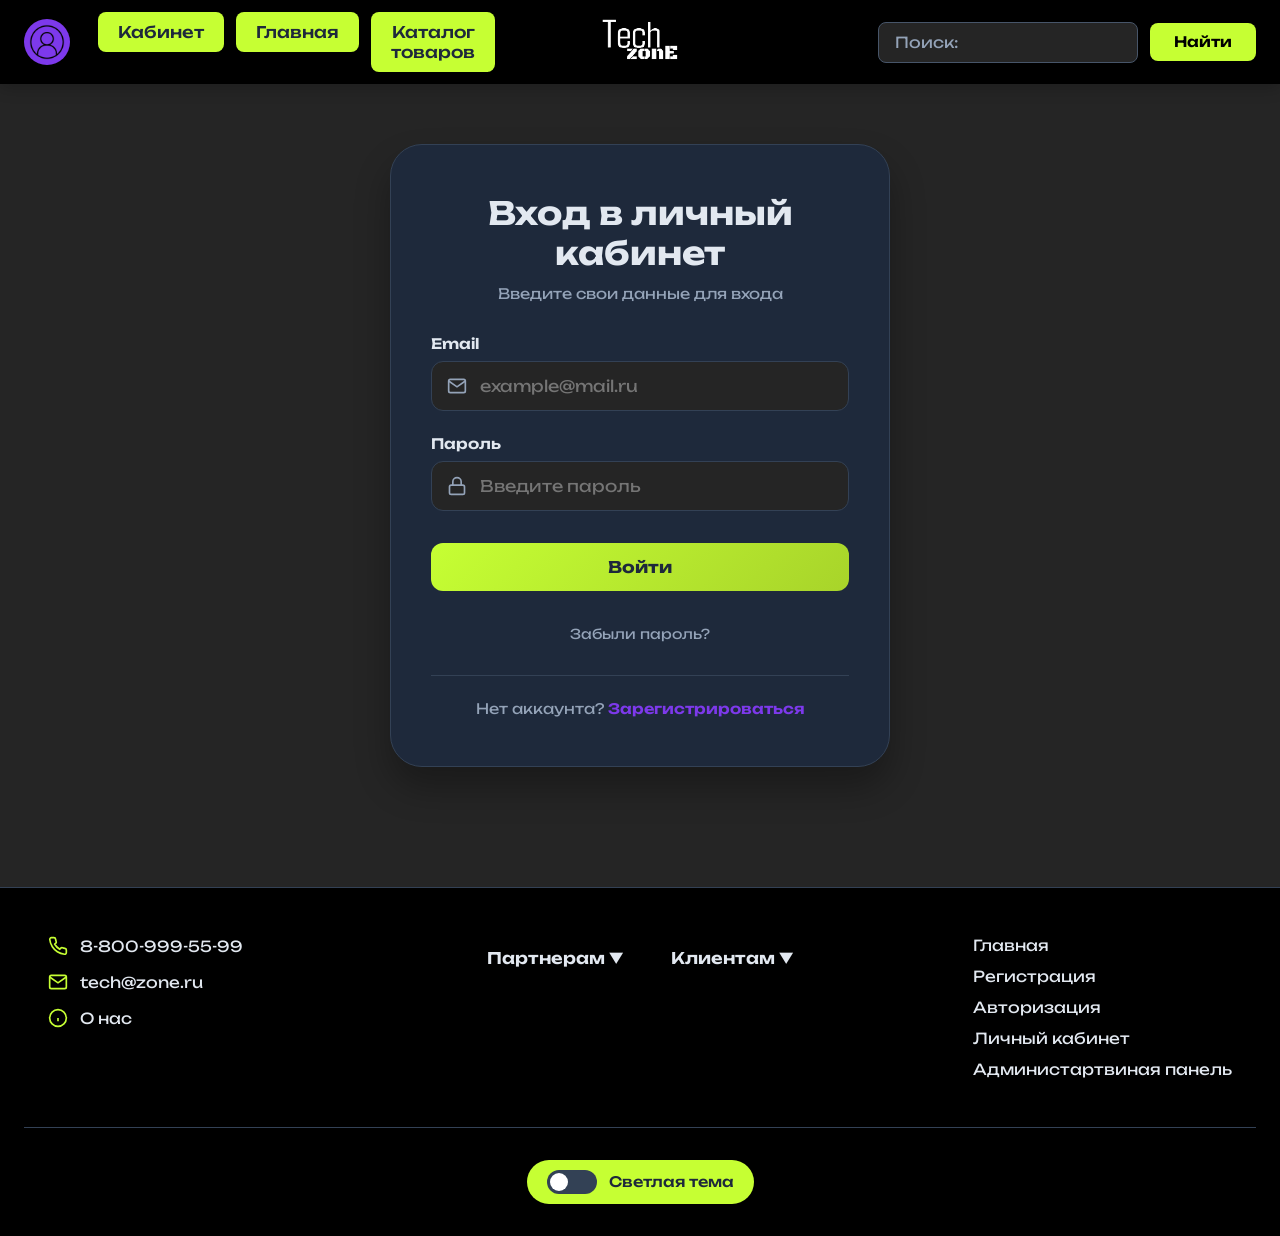
<file: login.html>
<!DOCTYPE html>
<html lang="en">
<head>
    <meta charset="UTF-8">
    <meta name="viewport" content="width=device-width, initial-scale=1.0">
    <title>Вход в личный кабинет - TechzonE</title>
    <link rel="stylesheet" href="style.css">
    <link rel="stylesheet" href="login.css">
</head>
<body>
    <input type="checkbox" id="theme-toggle" class="theme-toggle-input">

    <header class="header">
        <div class="header-container">
            <div class="left-section">
                <a href="profile.html" class="avatar-link">
                    <div class="avatar">
                        <img src="imgaccount.png" alt="Личный кабинет">
                    </div>
                </a>
                
                <div class="nav-buttons">
                    <a href="profile.html">
                    <button class="nav-btn" onclick="window.location.href='index.html'">Кабинет</button>
                    </a>
                    <a href="index.html">
                    <button class="nav-btn" onclick="window.location.href='index.html'">Главная</button>
                    </a>
                    <a href="catalog.html">
                    <button class="nav-btn" onclick="window.location.href='catalog.html'">Каталог товаров</button>
                    </a>
                </div>
                
                <details class="burger-menu">
                    <summary class="burger-summary">
                        <img class="burger-icon" src="imgcatalogwhite.png" alt="Меню">
                    </summary>
                    <div class="mobile-menu">
                        <button class="mobile-nav-btn" onclick="window.location.href='index.html'">Поддержка</button>
                        <a href="index.html">
                        <button class="mobile-nav-btn" onclick="window.location.href='index.html'">Главная</button>
                        </a>
                        <a href="catalog.html">
                        <button class="mobile-nav-btn" onclick="window.location.href='catalog.html'">Каталог товаров</button>
                        </a>
                        
                        <div class="mobile-search-wrapper">
                            <input type="text" class="mobile-search-input" placeholder="Поиск:" list="mobileCategorySuggestions">
                            <datalist id="mobileCategorySuggestions">
                                <option value="Смартфоны">
                                <option value="Ноутбуки">
                                <option value="Часы">
                            </datalist>
                            <button class="mobile-search-btn">Найти</button>
                        </div>
                        
                        <a href="profile.html" class="mobile-avatar-link">
                            <div class="mobile-avatar">
                                <img src="imgaccount.png" alt="Личный кабинет">
                                <span>Личный кабинет</span>
                            </div>
                        </a>
                    </div>
                </details>
            </div>

            <div class="logo-center">
                <a href="index.html">
                    <img class="logo-img" src="logowhite.png" alt="Логотип сайта">
                </a>
            </div>

            <div class="search-wrapper">
                <input type="text" class="search-input" placeholder="Поиск:" list="categorySuggestions">
                <datalist id="categorySuggestions">
                    <option value="Смартфоны">
                    <option value="Ноутбуки">
                    <option value="Часы">
                </datalist>
                <button class="search-btn">Найти</button>
            </div>
        </div>
    </header>

    <main class="login-main">
        <div class="login-container">
            <div class="login-card">
                <div class="login-header">
                    <h1 class="login-title">Вход в личный кабинет</h1>
                    <p class="login-subtitle">Введите свои данные для входа</p>
                </div>
                
                <form class="login-form" action="#" method="post">
                    <div class="form-group">
                        <label for="email" class="form-label">Email</label>
                        <div class="input-wrapper">
                            <svg class="input-icon" width="20" height="20" viewBox="0 0 24 24" fill="none" stroke="currentColor" stroke-width="2">
                                <path d="M4 4h16c1.1 0 2 .9 2 2v12c0 1.1-.9 2-2 2H4c-1.1 0-2-.9-2-2V6c0-1.1.9-2 2-2z"/>
                                <polyline points="22,6 12,13 2,6"/>
                            </svg>
                            <input type="email" id="email" name="email" class="form-input" placeholder="example@mail.ru" required>
                        </div>
                    </div>
                    
                    <div class="form-group">
                        <label for="password" class="form-label">Пароль</label>
                        <div class="input-wrapper">
                            <svg class="input-icon" width="20" height="20" viewBox="0 0 24 24" fill="none" stroke="currentColor" stroke-width="2">
                                <rect x="3" y="11" width="18" height="11" rx="2" ry="2"/>
                                <path d="M7 11V7a5 5 0 0 1 10 0v4"/>
                            </svg>
                            <input type="password" id="password" name="password" class="form-input" placeholder="Введите пароль" required>
                        </div>
                    </div>
                    
                    <button type="submit" class="login-btn">Войти</button>
                    
                    <div class="forgot-password">
                        <a href="#forgot" class="forgot-link">Забыли пароль?</a>
                    </div>
                </form>
                
                <div class="login-message">
                    <p>✅ Вход выполнен успешно!</p>
                </div>
                
                <div class="login-footer">
                    <p class="register-text">Нет аккаунта? <a href="register.html" class="register-link">Зарегистрироваться</a></p>
                </div>
            </div>
        </div>
    </main>

    <footer class="footer">
        <div class="footer-container">
            <div class="footer-left">
                <div class="footer-contacts">
                    <div class="contact-item">
                        <svg class="contact-icon" width="20" height="20" viewBox="0 0 24 24" fill="none" stroke="currentColor" stroke-width="2">
                            <path d="M22 16.92v3a2 2 0 0 1-2.18 2 19.79 19.79 0 0 1-8.63-3.07 19.5 19.5 0 0 1-6-6 19.79 19.79 0 0 1-3.07-8.67A2 2 0 0 1 4.11 2h3a2 2 0 0 1 2 1.72c.127.96.362 1.903.7 2.81a2 2 0 0 1-.45 2.11L8.09 9.91a16 16 0 0 0 6 6l1.27-1.27a2 2 0 0 1 2.11-.45c.907.338 1.85.573 2.81.7A2 2 0 0 1 22 16.92z"/>
                        </svg>
                        <a href="tel:8-800-999-55-99">8-800-999-55-99</a>
                    </div>
                    <div class="contact-item">
                        <svg class="contact-icon" width="20" height="20" viewBox="0 0 24 24" fill="none" stroke="currentColor" stroke-width="2">
                            <path d="M4 4h16c1.1 0 2 .9 2 2v12c0 1.1-.9 2-2 2H4c-1.1 0-2-.9-2-2V6c0-1.1.9-2 2-2z"/>
                            <polyline points="22,6 12,13 2,6"/>
                        </svg>
                        <a href="mailto:tech@zone.ru">tech@zone.ru</a>
                    </div>
                    <div class="contact-item about-link">
                        <svg class="contact-icon" width="20" height="20" viewBox="0 0 24 24" fill="none" stroke="currentColor" stroke-width="2">
                            <circle cx="12" cy="12" r="10"/>
                            <line x1="12" y1="16" x2="12" y2="12"/>
                            <line x1="12" y1="8" x2="12.01" y2="8"/>
                        </svg>
                        <a href="#about" class="about-us-link">О нас</a>
                    </div>
                </div>
            </div>
            <div class="footer-middle">
                <div class="dropdown-section">
                    <div class="dropdown">
                        <button class="dropdown-btn">Партнерам ▼</button>
                        <div class="dropdown-content">
                            <a href="#">Партнерская программа</a>
                            <a href="#">Оптовые закупки</a>
                            <a href="#">Франчайзинг</a>
                            <a href="#">Рекламодателям</a>
                        </div>
                    </div>

                    <div class="dropdown">
                        <button class="dropdown-btn">Клиентам ▼</button>
                        <div class="dropdown-content">
                            <a href="#">Поддержка</a>
                            <a href="#">Доставка и оплата</a>
                            <a href="#">Возврат и гарантия</a>
                            <a href="#">Программа лояльности</a>
                        </div>
                    </div>
                </div>
            </div>

            <div class="footer-right">
                <div class="footer-nav">
                    <a href="index.html" class="footer-nav-link">Главная</a>
                    <a href="register.html" class="footer-nav-link">Регистрация</a>
                    <a href="login.html" class="footer-nav-link">Авторизация</a>
                    <a href="profile.html" class="footer-nav-link">Личный кабинет</a>
                    <a href="admin.html" class="footer-nav-link">Администартвиная панель</a>
                </div>
            </div>
        </div>
        
        <div class="theme-switch-wrapper">
            <label for="theme-toggle" class="theme-toggle-label">
                <span class="theme-toggle-slider"></span>
                <span class="theme-toggle-text">Светлая тема</span>
            </label>
        </div>
    </footer>

    <div id="forgot" class="forgot-modal-overlay">
        <div class="forgot-modal">
            <a href="#" class="forgot-close">&times;</a>
            <h3>Восстановление пароля</h3>
            <p>Введите ваш email, и мы отправим инструкцию по восстановлению</p>
            <input type="email" class="forgot-input" placeholder="example@mail.ru">
            <button class="forgot-submit">Отправить</button>
        </div>
    </div>
</body>
</html>
</file>
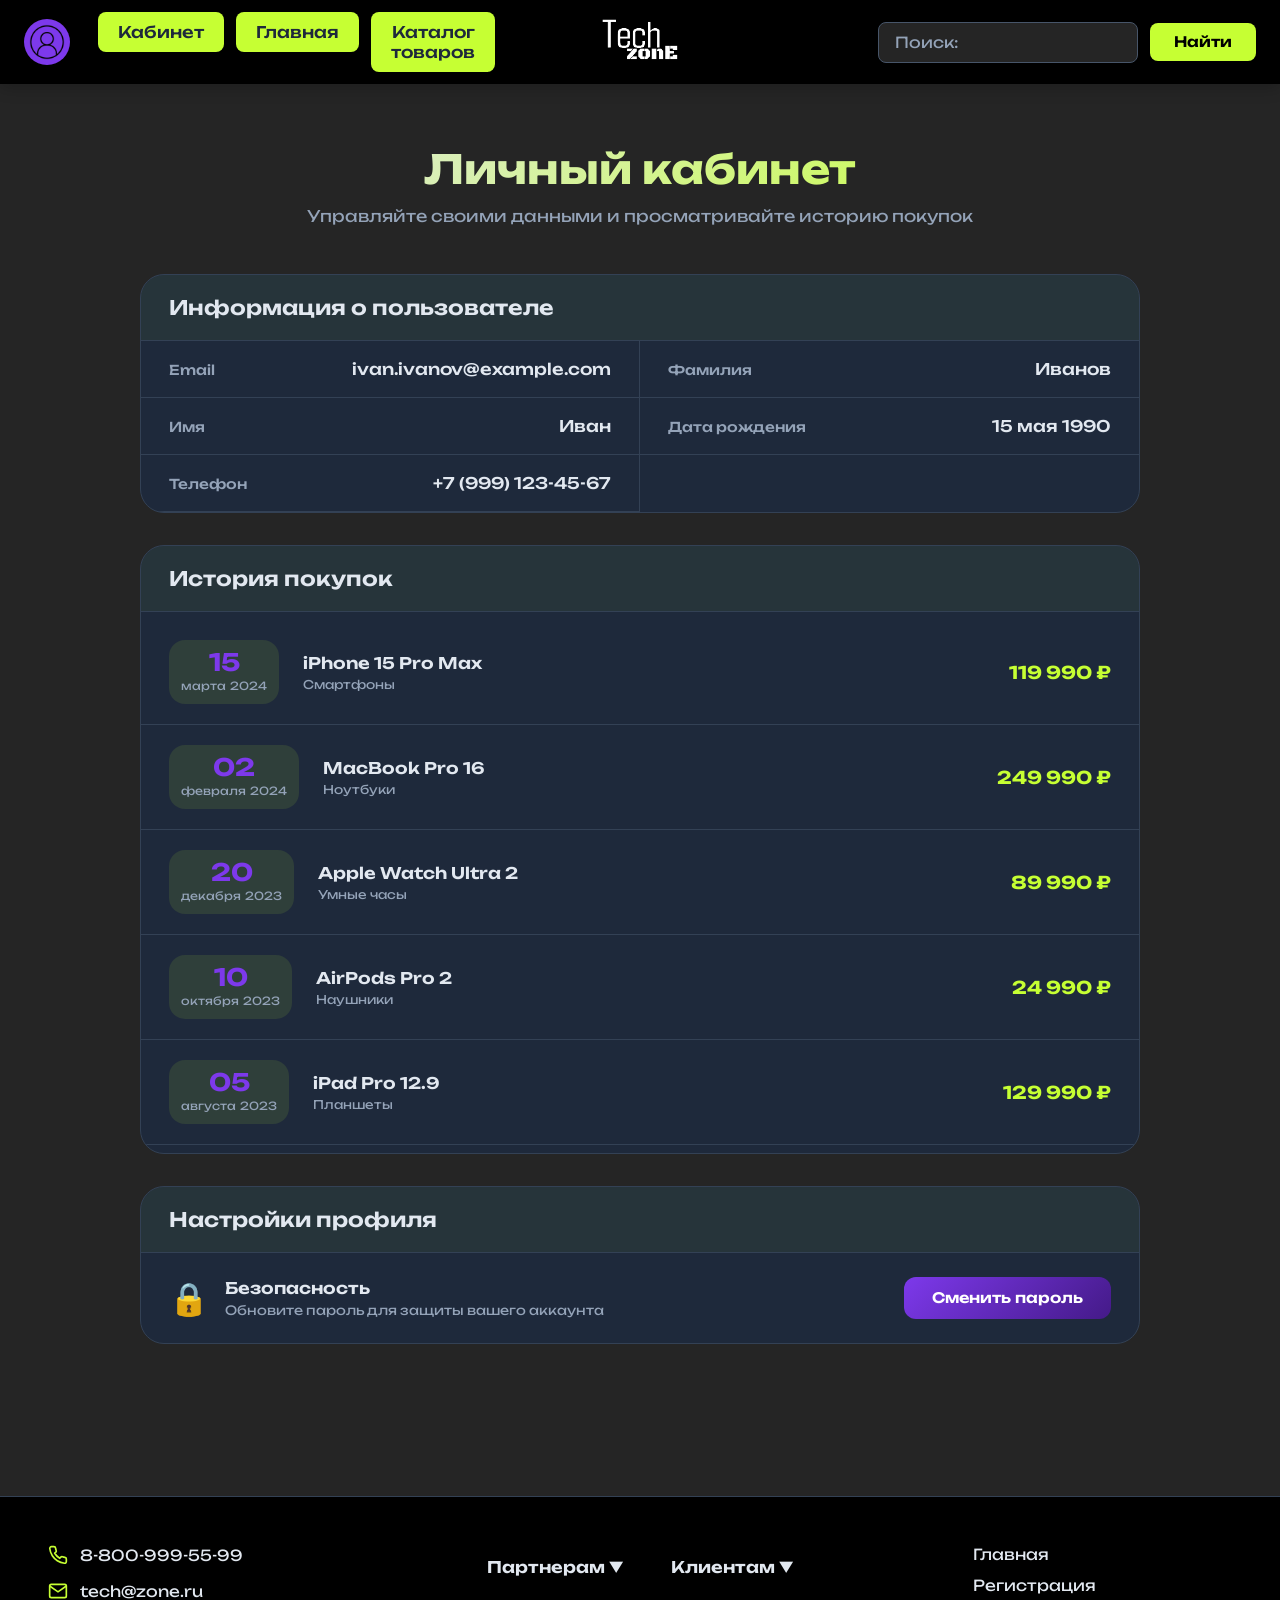
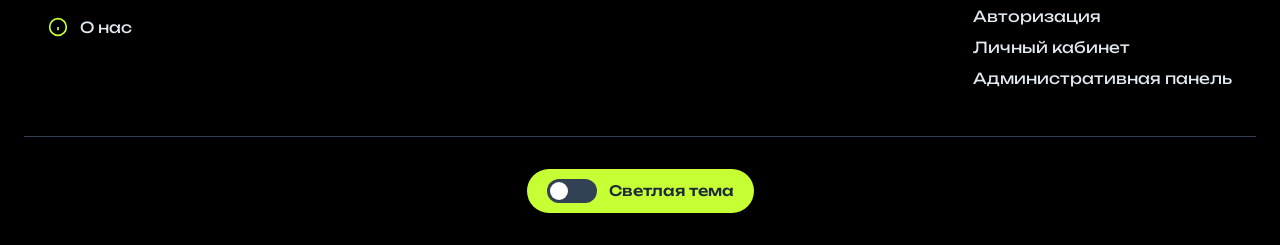
<file: profile.html>
<!DOCTYPE html>
<html lang="en">
<head>
    <meta charset="UTF-8">
    <meta name="viewport" content="width=device-width, initial-scale=1.0">
    <title>Личный кабинет - TechzonE</title>
    <link rel="stylesheet" href="style.css">
    <link rel="stylesheet" href="profile.css">
</head>
<body>
    <input type="checkbox" id="theme-toggle" class="theme-toggle-input">

    <header class="header">
        <div class="header-container">
            <div class="left-section">
                <a href="login.html" class="avatar-link">
                    <div class="avatar">
                        <img src="imgaccount.png" alt="Личный кабинет">
                    </div>
                </a>
                
                <div class="nav-buttons">
                    <a href="profile.html">
                    <button class="nav-btn" onclick="window.location.href='index.html'">Кабинет</button>
                    </a>
                    <a href="index.html">
                    <button class="nav-btn" onclick="window.location.href='index.html'">Главная</button>
                    </a>
                    <a href="catalog.html">
                    <button class="nav-btn" onclick="window.location.href='catalog.html'">Каталог товаров</button>
                    </a>
                </div>
                
                <details class="burger-menu">
                    <summary class="burger-summary">
                        <img class="burger-icon" src="imgcatalogwhite.png" alt="Меню">
                    </summary>
                    <div class="mobile-menu">
                        <button class="mobile-nav-btn" onclick="window.location.href='index.html'">Поддержка</button>
                        <a href="index.html">
                        <button class="mobile-nav-btn" onclick="window.location.href='index.html'">Главная</button>
                        </a>
                        <a href="catalog.html">
                        <button class="mobile-nav-btn" onclick="window.location.href='catalog.html'">Каталог товаров</button>
                        </a>
                        
                        <div class="mobile-search-wrapper">
                            <input type="text" class="mobile-search-input" placeholder="Поиск:" list="mobileCategorySuggestions">
                            <datalist id="mobileCategorySuggestions">
                                <option value="Смартфоны">
                                <option value="Ноутбуки">
                                <option value="Часы">
                            </datalist>
                            <button class="mobile-search-btn">Найти</button>
                        </div>
                        
                        <a href="profile.html" class="mobile-avatar-link">
                            <div class="mobile-avatar">
                                <img src="imgaccount.png" alt="Личный кабинет">
                                <span>Личный кабинет</span>
                            </div>
                        </a>
                    </div>
                </details>
            </div>

            <div class="logo-center">
                <a href="index.html">
                    <img class="logo-img" src="logowhite.png" alt="Логотип сайта">
                </a>
            </div>

            <div class="search-wrapper">
                <input type="text" class="search-input" placeholder="Поиск:" list="categorySuggestions">
                <datalist id="categorySuggestions">
                    <option value="Смартфоны">
                    <option value="Ноутбуки">
                    <option value="Часы">
                </datalist>
                <button class="search-btn">Найти</button>
            </div>
        </div>
    </header>

    <main class="profile-main">
        <div class="profile-container">
            <div class="profile-header">
                <h1 class="profile-title">Личный кабинет</h1>
                <p class="profile-subtitle">Управляйте своими данными и просматривайте историю покупок</p>
            </div>

            <!--информация о пользователе-->
            <div class="profile-card">
                <div class="card-header">
                    <h2 class="card-title">Информация о пользователе</h2>
                </div>
                <div class="info-grid">
                    <div class="info-item">
                        <span class="info-label">Email</span>
                        <span class="info-value">ivan.ivanov@example.com</span>
                    </div>
                    <div class="info-item">
                        <span class="info-label">Фамилия</span>
                        <span class="info-value">Иванов</span>
                    </div>
                    <div class="info-item">
                        <span class="info-label">Имя</span>
                        <span class="info-value">Иван</span>
                    </div>
                    <div class="info-item">
                        <span class="info-label">Дата рождения</span>
                        <span class="info-value">15 мая 1990</span>
                    </div>
                    <div class="info-item">
                        <span class="info-label">Телефон</span>
                        <span class="info-value">+7 (999) 123-45-67</span>
                    </div>
                </div>
            </div>

            <!--исторяи покупок-->
            <div class="profile-card">
                <div class="card-header">
                    <h2 class="card-title">История покупок</h2>
                </div>
                <div class="history-list">
                    <div class="history-item">
                        <div class="history-date">
                            <span class="date-day">15</span>
                            <span class="date-month">марта</span>
                            <span class="date-year">2024</span>
                        </div>
                        <div class="history-info">
                            <h3 class="history-name">iPhone 15 Pro Max</h3>
                            <p class="history-category">Смартфоны</p>
                        </div>
                        <div class="history-price">119 990 ₽</div>
                    </div>
                    <div class="history-item">
                        <div class="history-date">
                            <span class="date-day">02</span>
                            <span class="date-month">февраля</span>
                            <span class="date-year">2024</span>
                        </div>
                        <div class="history-info">
                            <h3 class="history-name">MacBook Pro 16</h3>
                            <p class="history-category">Ноутбуки</p>
                        </div>
                        <div class="history-price">249 990 ₽</div>
                    </div>
                    <div class="history-item">
                        <div class="history-date">
                            <span class="date-day">20</span>
                            <span class="date-month">декабря</span>
                            <span class="date-year">2023</span>
                        </div>
                        <div class="history-info">
                            <h3 class="history-name">Apple Watch Ultra 2</h3>
                            <p class="history-category">Умные часы</p>
                        </div>
                        <div class="history-price">89 990 ₽</div>
                    </div>
                    <div class="history-item">
                        <div class="history-date">
                            <span class="date-day">10</span>
                            <span class="date-month">октября</span>
                            <span class="date-year">2023</span>
                        </div>
                        <div class="history-info">
                            <h3 class="history-name">AirPods Pro 2</h3>
                            <p class="history-category">Наушники</p>
                        </div>
                        <div class="history-price">24 990 ₽</div>
                    </div>
                    <div class="history-item">
                        <div class="history-date">
                            <span class="date-day">05</span>
                            <span class="date-month">августа</span>
                            <span class="date-year">2023</span>
                        </div>
                        <div class="history-info">
                            <h3 class="history-name">iPad Pro 12.9</h3>
                            <p class="history-category">Планшеты</p>
                        </div>
                        <div class="history-price">129 990 ₽</div>
                    </div>
                </div>
            </div>

            <!--настройки профиля-->
            <div class="profile-card">
                <div class="card-header">
                    <h2 class="card-title">Настройки профиля</h2>
                </div>
                <div class="settings-content">
                    <div class="settings-info">
                        <div class="settings-icon">🔒</div>
                        <div class="settings-text">
                            <h3 class="settings-title">Безопасность</h3>
                            <p class="settings-desc">Обновите пароль для защиты вашего аккаунта</p>
                        </div>
                    </div>
                    <a href="#passwordModal" class="settings-btn">Сменить пароль</a>
                </div>
            </div>
        </div>
    </main>

    <!--модальное окно-->
    <div id="passwordModal" class="modal-overlay">
        <div class="modal-container">
            <div class="modal-header">
                <h3>Смена пароля</h3>
                <a href="#" class="modal-close">✕</a>
            </div>
            <div class="modal-body">
                <form class="password-form">
                    <div class="form-field">
                        <label>Текущий пароль</label>
                        <input type="password" placeholder="Введите текущий пароль" required>
                    </div>
                    <div class="form-field">
                        <label>Новый пароль</label>
                        <input type="password" placeholder="Введите новый пароль" required>
                    </div>
                    <div class="form-field">
                        <label>Подтверждение пароля</label>
                        <input type="password" placeholder="Подтвердите новый пароль" required>
                    </div>
                    <button type="submit" class="modal-btn">Сохранить изменения</button>
                </form>
            </div>
        </div>
    </div>

    <!--подвал-->
    <footer class="footer">
        <div class="footer-container">
            <div class="footer-left">
                <div class="footer-contacts">
                    <div class="contact-item">
                        <svg class="contact-icon" width="20" height="20" viewBox="0 0 24 24" fill="none" stroke="currentColor" stroke-width="2">
                            <path d="M22 16.92v3a2 2 0 0 1-2.18 2 19.79 19.79 0 0 1-8.63-3.07 19.5 19.5 0 0 1-6-6 19.79 19.79 0 0 1-3.07-8.67A2 2 0 0 1 4.11 2h3a2 2 0 0 1 2 1.72c.127.96.362 1.903.7 2.81a2 2 0 0 1-.45 2.11L8.09 9.91a16 16 0 0 0 6 6l1.27-1.27a2 2 0 0 1 2.11-.45c.907.338 1.85.573 2.81.7A2 2 0 0 1 22 16.92z"/>
                        </svg>
                        <a href="tel:8-800-999-55-99">8-800-999-55-99</a>
                    </div>
                    <div class="contact-item">
                        <svg class="contact-icon" width="20" height="20" viewBox="0 0 24 24" fill="none" stroke="currentColor" stroke-width="2">
                            <path d="M4 4h16c1.1 0 2 .9 2 2v12c0 1.1-.9 2-2 2H4c-1.1 0-2-.9-2-2V6c0-1.1.9-2 2-2z"/>
                            <polyline points="22,6 12,13 2,6"/>
                        </svg>
                        <a href="mailto:tech@zone.ru">tech@zone.ru</a>
                    </div>
                    <div class="contact-item about-link">
                        <svg class="contact-icon" width="20" height="20" viewBox="0 0 24 24" fill="none" stroke="currentColor" stroke-width="2">
                            <circle cx="12" cy="12" r="10"/>
                            <line x1="12" y1="16" x2="12" y2="12"/>
                            <line x1="12" y1="8" x2="12.01" y2="8"/>
                        </svg>
                        <a href="#about" class="about-us-link">О нас</a>
                    </div>
                </div>
            </div>

            <div class="footer-middle">
                <div class="dropdown-section">
                    <div class="dropdown">
                        <button class="dropdown-btn">Партнерам ▼</button>
                        <div class="dropdown-content">
                            <a href="#">Партнерская программа</a>
                            <a href="#">Оптовые закупки</a>
                            <a href="#">Франчайзинг</a>
                            <a href="#">Рекламодателям</a>
                        </div>
                    </div>
                    <div class="dropdown">
                        <button class="dropdown-btn">Клиентам ▼</button>
                        <div class="dropdown-content">
                            <a href="#">Поддержка</a>
                            <a href="#">Доставка и оплата</a>
                            <a href="#">Возврат и гарантия</a>
                            <a href="#">Программа лояльности</a>
                        </div>
                    </div>
                </div>
            </div>

            <div class="footer-right">
                <div class="footer-nav">
                    <a href="index.html" class="footer-nav-link">Главная</a>
                    <a href="register.html" class="footer-nav-link">Регистрация</a>
                    <a href="login.html" class="footer-nav-link">Авторизация</a>
                    <a href="profile.html" class="footer-nav-link">Личный кабинет</a>
                    <a href="admin.html" class="footer-nav-link">Административная панель</a>
                </div>
            </div>
        </div>
        
        <div class="theme-switch-wrapper">
            <label for="theme-toggle" class="theme-toggle-label">
                <span class="theme-toggle-slider"></span>
                <span class="theme-toggle-text">Светлая тема</span>
            </label>
        </div>
    </footer>
</body>
</html>
</file>
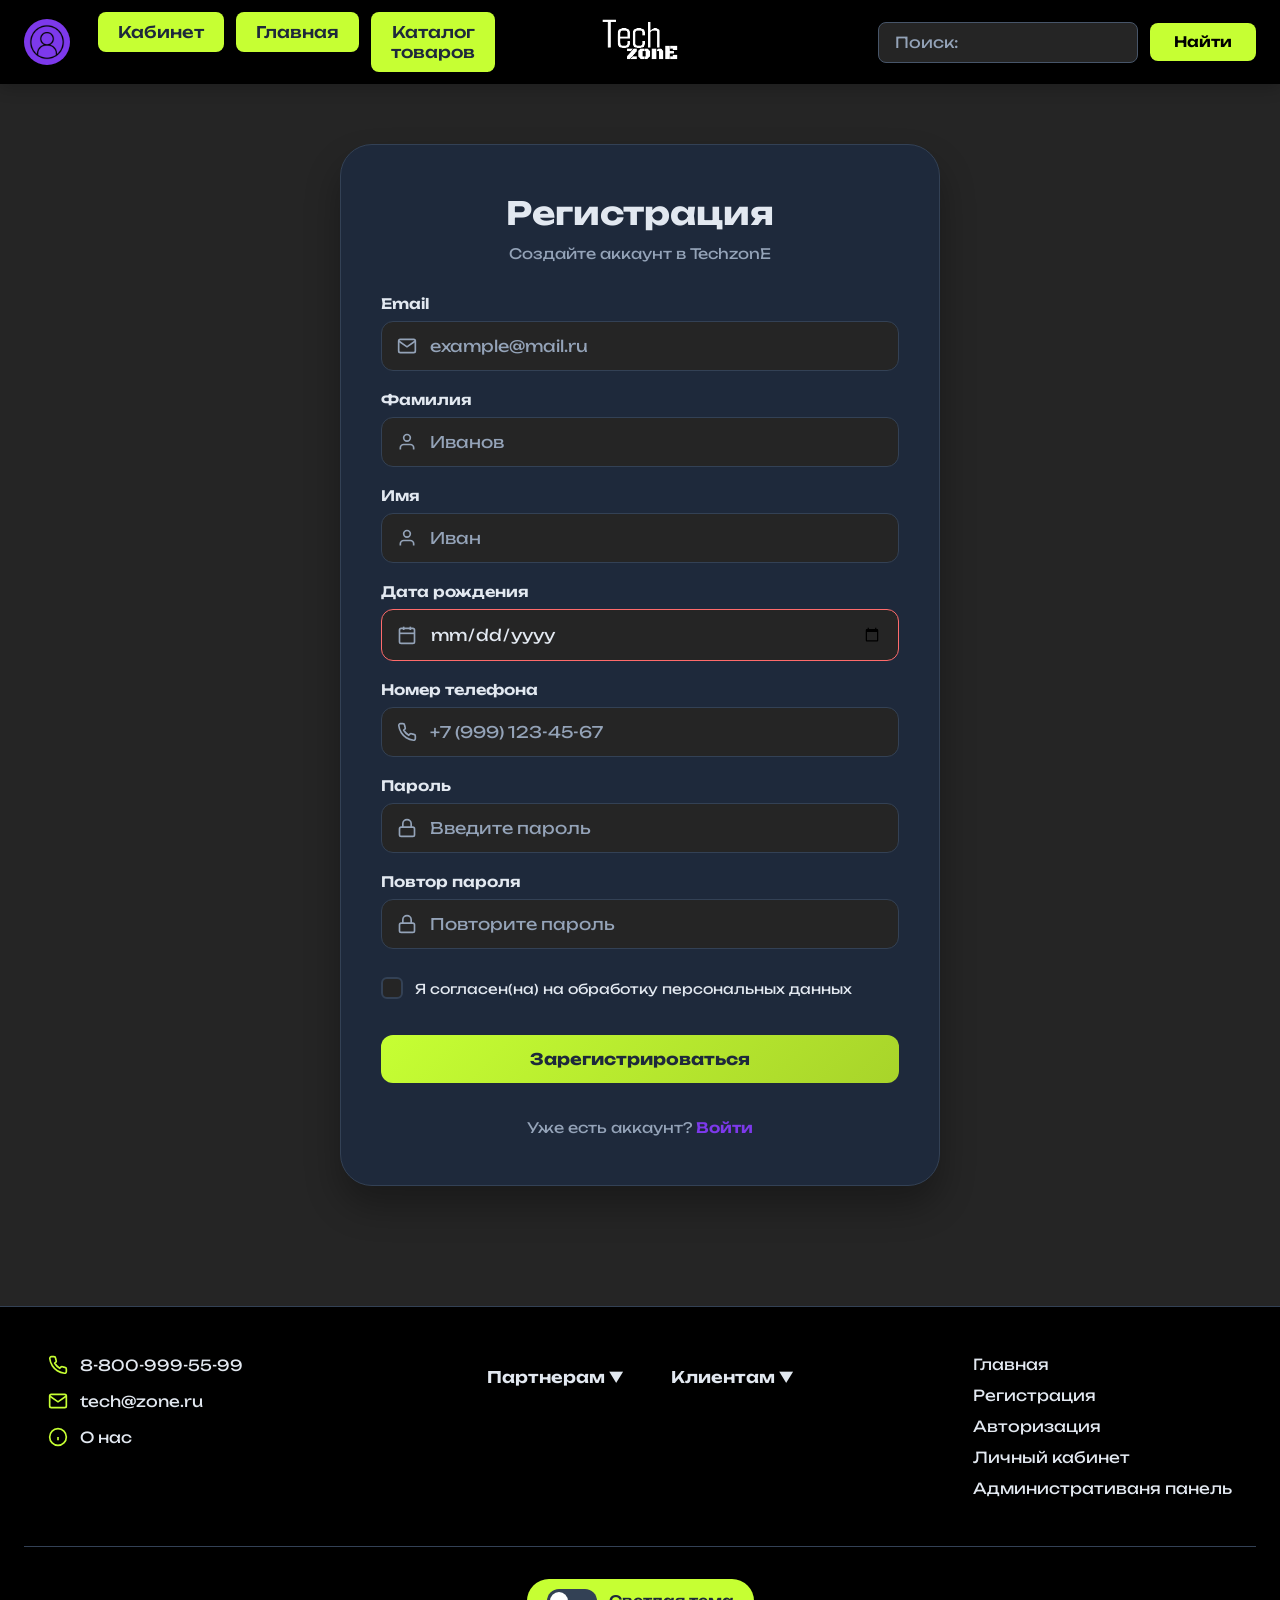
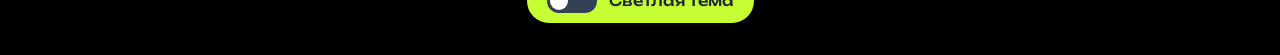
<file: register.html>
<!DOCTYPE html>
<html lang="en">
<head>
    <meta charset="UTF-8">
    <meta name="viewport" content="width=device-width, initial-scale=1.0">
    <title>Регистрация - TechzonE</title>
    <link rel="stylesheet" href="style.css">
    <link rel="stylesheet" href="register.css">
</head>
<body>
    <input type="checkbox" id="theme-toggle" class="theme-toggle-input">

    <header class="header">
        <div class="header-container">
            <div class="left-section">
                <a href="profile.html" class="avatar-link">
                    <div class="avatar">
                        <img src="imgaccount.png" alt="Личный кабинет">
                    </div>
                </a>
                
                <div class="nav-buttons">
                    <a href="profile.html">
                    <button class="nav-btn" onclick="window.location.href='index.html'">Кабинет</button>
                    </a>
                    <a href="index.html">
                    <button class="nav-btn" onclick="window.location.href='index.html'">Главная</button>
                    </a>
                    <a href="catalog.html">
                    <button class="nav-btn" onclick="window.location.href='catalog.html'">Каталог товаров</button>
                    </a>
                </div>
                
                <details class="burger-menu">
                    <summary class="burger-summary">
                        <img class="burger-icon" src="imgcatalogwhite.png" alt="Меню">
                    </summary>
                    <div class="mobile-menu">
                        <button class="mobile-nav-btn" onclick="window.location.href='index.html'">Поддержка</button>
                        <a href="index.html">
                        <button class="mobile-nav-btn" onclick="window.location.href='index.html'">Главная</button>
                        </a>
                        <a href="catalog.html">
                        <button class="mobile-nav-btn" onclick="window.location.href='catalog.html'">Каталог товаров</button>
                        </a>
                        
                        <div class="mobile-search-wrapper">
                            <input type="text" class="mobile-search-input" placeholder="Поиск:" list="mobileCategorySuggestions">
                            <datalist id="mobileCategorySuggestions">
                                <option value="Смартфоны">
                                <option value="Ноутбуки">
                                <option value="Часы">
                            </datalist>
                            <button class="mobile-search-btn">Найти</button>
                        </div>
                        
                        <a href="profile.html" class="mobile-avatar-link">
                            <div class="mobile-avatar">
                                <img src="imgaccount.png" alt="Личный кабинет">
                                <span>Личный кабинет</span>
                            </div>
                        </a>
                    </div>
                </details>
            </div>

            <div class="logo-center">
                <a href="index.html">
                    <img class="logo-img" src="logowhite.png" alt="Логотип сайта">
                </a>
            </div>

            <div class="search-wrapper">
                <input type="text" class="search-input" placeholder="Поиск:" list="categorySuggestions">
                <datalist id="categorySuggestions">
                    <option value="Смартфоны">
                    <option value="Ноутбуки">
                    <option value="Часы">
                </datalist>
                <button class="search-btn">Найти</button>
            </div>
        </div>
    </header>

    <main class="register-main">
        <div class="register-container">
            <div class="register-card">
                <div class="register-header">
                    <h1 class="register-title">Регистрация</h1>
                    <p class="register-subtitle">Создайте аккаунт в TechzonE</p>
                </div>
                
                <form class="register-form" action="#" method="post">

                    <!--поле почта-->
                    <div class="form-group">
                        <label for="email" class="form-label">Email</label>
                        <div class="input-wrapper">
                            <svg class="input-icon" width="20" height="20" viewBox="0 0 24 24" fill="none" stroke="currentColor" stroke-width="2">
                                <path d="M4 4h16c1.1 0 2 .9 2 2v12c0 1.1-.9 2-2 2H4c-1.1 0-2-.9-2-2V6c0-1.1.9-2 2-2z"/>
                                <polyline points="22,6 12,13 2,6"/>
                            </svg>
                            <input type="email" id="email" name="email" class="form-input" placeholder="example@mail.ru" required>
                        </div>
                    </div>
                    
                    <!--поле фамилия-->
                    <div class="form-group">
                        <label for="surname" class="form-label">Фамилия</label>
                        <div class="input-wrapper">
                            <svg class="input-icon" width="20" height="20" viewBox="0 0 24 24" fill="none" stroke="currentColor" stroke-width="2">
                                <path d="M20 21v-2a4 4 0 0 0-4-4H8a4 4 0 0 0-4 4v2"/>
                                <circle cx="12" cy="7" r="4"/>
                            </svg>
                            <input type="text" id="surname" name="surname" class="form-input" placeholder="Иванов" required>
                        </div>
                    </div>
                    
                    <!--поле имя-->
                    <div class="form-group">
                        <label for="name" class="form-label">Имя</label>
                        <div class="input-wrapper">
                            <svg class="input-icon" width="20" height="20" viewBox="0 0 24 24" fill="none" stroke="currentColor" stroke-width="2">
                                <path d="M20 21v-2a4 4 0 0 0-4-4H8a4 4 0 0 0-4 4v2"/>
                                <circle cx="12" cy="7" r="4"/>
                            </svg>
                            <input type="text" id="name" name="name" class="form-input" placeholder="Иван" required>
                        </div>
                    </div>
                    
                    <!--поле дата рождения-->
                    <div class="form-group">
                        <label for="birthdate" class="form-label">Дата рождения</label>
                        <div class="input-wrapper">
                            <svg class="input-icon" width="20" height="20" viewBox="0 0 24 24" fill="none" stroke="currentColor" stroke-width="2">
                                <rect x="3" y="4" width="18" height="18" rx="2" ry="2"/>
                                <line x1="16" y1="2" x2="16" y2="6"/>
                                <line x1="8" y1="2" x2="8" y2="6"/>
                                <line x1="3" y1="10" x2="21" y2="10"/>
                            </svg>
                            <input type="date" id="birthdate" name="birthdate" class="form-input" required>
                        </div>
                    </div>
                    
                    <!--поле номер телефона-->
                    <div class="form-group">
                        <label for="phone" class="form-label">Номер телефона</label>
                        <div class="input-wrapper">
                            <svg class="input-icon" width="20" height="20" viewBox="0 0 24 24" fill="none" stroke="currentColor" stroke-width="2">
                                <path d="M22 16.92v3a2 2 0 0 1-2.18 2 19.79 19.79 0 0 1-8.63-3.07 19.5 19.5 0 0 1-6-6 19.79 19.79 0 0 1-3.07-8.67A2 2 0 0 1 4.11 2h3a2 2 0 0 1 2 1.72c.127.96.362 1.903.7 2.81a2 2 0 0 1-.45 2.11L8.09 9.91a16 16 0 0 0 6 6l1.27-1.27a2 2 0 0 1 2.11-.45c.907.338 1.85.573 2.81.7A2 2 0 0 1 22 16.92z"/>
                                </svg>
                            <input type="tel" id="phone" name="phone" class="form-input" placeholder="+7 (999) 123-45-67" required>
                        </div>
                    </div>
                    
                    <!--поле пароль-->
                    <div class="form-group">
                        <label for="password" class="form-label">Пароль</label>
                        <div class="input-wrapper">
                            <svg class="input-icon" width="20" height="20" viewBox="0 0 24 24" fill="none" stroke="currentColor" stroke-width="2">
                                <rect x="3" y="11" width="18" height="11" rx="2" ry="2"/>
                                <path d="M7 11V7a5 5 0 0 1 10 0v4"/>
                            </svg>
                            <input type="password" id="password" name="password" class="form-input" placeholder="Введите пароль" required>
                        </div>
                    </div>
                    
                    <!--поле повтор пароля-->
                    <div class="form-group">
                        <label for="confirm_password" class="form-label">Повтор пароля</label>
                        <div class="input-wrapper">
                            <svg class="input-icon" width="20" height="20" viewBox="0 0 24 24" fill="none" stroke="currentColor" stroke-width="2">
                                <rect x="3" y="11" width="18" height="11" rx="2" ry="2"/>
                                <path d="M7 11V7a5 5 0 0 1 10 0v4"/>
                            </svg>
                            <input type="password" id="confirm_password" name="confirm_password" class="form-input" placeholder="Повторите пароль" required>
                        </div>
                    </div>
                    
                    <!--согласие на обработку ПД-->
                    <div class="checkbox-group">
                        <label class="checkbox-label">
                            <input type="checkbox" id="agree" name="agree" required>
                            <span class="checkmark"></span>
                            <span class="checkbox-text">Я согласен(на) на обработку персональных данных</span>
                        </label>
                    </div>
                    
                    <!--кнопка регистрации-->
                    <button type="submit" class="register-btn">Зарегистрироваться</button>
                    
                    <div class="register-footer">
                        <p class="login-text">Уже есть аккаунт? <a href="login.html" class="login-link">Войти</a></p>
                    </div>
                </form>
                
                <div class="register-message">
                    <p>✅ Регистрация прошла успешно!</p>
                </div>
            </div>
        </div>
    </main>

    <!--подвал-->
    <footer class="footer">
        <div class="footer-container">
            <div class="footer-left">
                <div class="footer-contacts">
                    <div class="contact-item">
                        <svg class="contact-icon" width="20" height="20" viewBox="0 0 24 24" fill="none" stroke="currentColor" stroke-width="2">
                            <path d="M22 16.92v3a2 2 0 0 1-2.18 2 19.79 19.79 0 0 1-8.63-3.07 19.5 19.5 0 0 1-6-6 19.79 19.79 0 0 1-3.07-8.67A2 2 0 0 1 4.11 2h3a2 2 0 0 1 2 1.72c.127.96.362 1.903.7 2.81a2 2 0 0 1-.45 2.11L8.09 9.91a16 16 0 0 0 6 6l1.27-1.27a2 2 0 0 1 2.11-.45c.907.338 1.85.573 2.81.7A2 2 0 0 1 22 16.92z"/>
                        </svg>
                        <a href="tel:8-800-999-55-99">8-800-999-55-99</a>
                    </div>
                    <div class="contact-item">
                        <svg class="contact-icon" width="20" height="20" viewBox="0 0 24 24" fill="none" stroke="currentColor" stroke-width="2">
                            <path d="M4 4h16c1.1 0 2 .9 2 2v12c0 1.1-.9 2-2 2H4c-1.1 0-2-.9-2-2V6c0-1.1.9-2 2-2z"/>
                            <polyline points="22,6 12,13 2,6"/>
                        </svg>
                        <a href="mailto:tech@zone.ru">tech@zone.ru</a>
                    </div>
                    <div class="contact-item about-link">
                        <svg class="contact-icon" width="20" height="20" viewBox="0 0 24 24" fill="none" stroke="currentColor" stroke-width="2">
                            <circle cx="12" cy="12" r="10"/>
                            <line x1="12" y1="16" x2="12" y2="12"/>
                            <line x1="12" y1="8" x2="12.01" y2="8"/>
                        </svg>
                        <a href="#about" class="about-us-link">О нас</a>
                    </div>
                </div>
            </div>

            <div class="footer-middle">
                <div class="dropdown-section">
                    <div class="dropdown">
                        <button class="dropdown-btn">Партнерам ▼</button>
                        <div class="dropdown-content">
                            <a href="#">Партнерская программа</a>
                            <a href="#">Оптовые закупки</a>
                            <a href="#">Франчайзинг</a>
                            <a href="#">Рекламодателям</a>
                        </div>
                    </div>

                    <div class="dropdown">
                        <button class="dropdown-btn">Клиентам ▼</button>
                        <div class="dropdown-content">
                            <a href="#">Поддержка</a>
                            <a href="#">Доставка и оплата</a>
                            <a href="#">Возврат и гарантия</a>
                            <a href="#">Программа лояльности</a>
                        </div>
                    </div>
                </div>
            </div>

            <div class="footer-right">
                <div class="footer-nav">
                    <a href="index.html" class="footer-nav-link">Главная</a>
                    <a href="register.html" class="footer-nav-link">Регистрация</a>
                    <a href="login.html" class="footer-nav-link">Авторизация</a>
                    <a href="profile.html" class="footer-nav-link">Личный кабинет</a>
                    <a href="admin.html" class="footer-nav-link">Административаня панель</a>
                </div>
            </div>
        </div>
        
        <div class="theme-switch-wrapper">
            <label for="theme-toggle" class="theme-toggle-label">
                <span class="theme-toggle-slider"></span>
                <span class="theme-toggle-text">Светлая тема</span>
            </label>
        </div>
    </footer>
</body>
</html>
</file>
<file: style.css>
/*шрифт Google Fonts*/
@import url('https://fonts.googleapis.com/css2?family=Unbounded:wght@200;300;400;500;600;700;800;900&display=swap');

/*темная тема(по умолч.)*/
:root {
    --bg-body: #252525;
    --bg-header: #000000;
    --bg-card: #1e293b;
    --bg-footer: #000000;
    --text-primary: #e2e8f0;
    --text-secondary: #94a3b8;
    --text-light: #ffffff;
    --border-color: #334155;
    --button-bg: #c6ff33;
    --button-hover: #a8d42a;
    --input-border: #475569;
    --shadow: 0 4px 15px rgba(0, 0, 0, 0.2);
    --shadow-hover: 0 20px 35px rgba(0, 0, 0, 0.3);
    --footer-text: #e2e8f0;
    --footer-link: #e2e8f0;
    --dropdown-bg: #1e293b;
    --dropdown-text: #ffffff;
    --slider-bg: linear-gradient(135deg, #7d39eb 0%, #764ba2 100%);
    --advantages-bg: linear-gradient(135deg, #bcf186 0%, #7d39eb 100%);
    --products-bg: linear-gradient(135deg, #bcf186 0%, #7d39eb 100%);
    --partners-bg: linear-gradient(135deg, #bcf186 0%, #7d39eb 100%);
    --card-bg: #1e293b;
    --card-text: #e2e8f0;
}

/*светлая тема*/
#theme-toogle:checked
#theme-toggle:checked ~ body,
#theme-toggle:checked ~ * {
    --bg-body: #ffffff;
    --bg-header: #ffffff;
    --bg-card: #ffffff;
    --bg-footer: #ffffff;
    --text-primary: #1e293b;
    --text-secondary: #64748b;
    --text-light: #1e293b;
    --border-color: #ffffff;
    --button-bg: #c6ff33;
    --button-hover: #a8d42a;
    --input-border: #cbd5e1;
    --shadow: 0 4px 15px rgba(0, 0, 0, 0.05);
    --shadow-hover: 0 20px 35px rgba(0, 0, 0, 0.1);
    --footer-text: #1e293b;
    --footer-link: #1e293b;
    --dropdown-bg: #ffffff;
    --dropdown-text: #1e293b;
    --slider-bg: linear-gradient(135deg, #667eea 0%, #764ba2 100%);
    --advantages-bg: linear-gradient(135deg, #bcf186 0%, #7d39eb 100%);
    --products-bg: linear-gradient(135deg, #bcf186 0%, #7d39eb 100%);
    --partners-bg: linear-gradient(135deg, #bcf186 0%, #7d39eb 100%);
    --card-bg: #ffffff;
    --card-text: #1e293b;
}

* {
    margin: 0;
    padding: 0;
    box-sizing: border-box;
    font-family: "Unbounded", "Segoe UI", "Arial", sans-serif;
}

body {
    background: var(--bg-body);
    min-height: 100vh;
    transition: background 0.3s ease, color 0.3s ease;
}

/*шляпа*/
.header {
    background: var(--bg-header);
    box-shadow: var(--shadow);
    position: sticky;
    top: 0;
    z-index: 100;
    width: 100%;
    transition: background 0.3s ease;
}

.header-container {
    width: 100%;
    padding: 12px 24px;
    display: flex;
    align-items: center;
    justify-content: space-between;
    position: relative;
}

.left-section {
    display: flex;
    align-items: center;
    gap: 28px;
    flex-shrink: 0;
    width: 33.33%;
}

.avatar {
    cursor: pointer;
    transition: transform 0.2s ease;
}

.avatar img {
    width: 46px;
    height: 46px;
    border-radius: 50%;
    object-fit: cover;
    background: #7d39eb;
    display: block;
}

.avatar:hover {
    transform: scale(1.02);
}

.nav-buttons {
    display: flex;
    gap: 12px;
}

.nav-btn {
    background: var(--button-bg);
    border: none;
    font-size: 1rem;
    font-weight: 500;
    padding: 10px 20px;
    border-radius: 8px;
    cursor: pointer;
    transition: all 0.2s;
    color: #1e293b;
    font-family: inherit;
}

.nav-btn:hover {
    background: var(--button-hover);
    transform: translateY(-1px);
}

.burger-menu {
    display: none;
}

.burger-menu summary {
    list-style: none;
    cursor: pointer;
}

.burger-menu summary::-webkit-details-marker {
    display: none;
}

.burger-summary {
    cursor: pointer;
    padding: 8px;
    transition: opacity 0.2s;
}

.burger-summary img {
    width: 55px;
    height: 30px;
    display: block;
}
.mobile-menu {
    position: absolute;
    top: 100%;
    right: 0;
    width: 320px;
    background: var(--bg-card);
    border-radius: 12px;
    box-shadow: var(--shadow-hover);
    padding: 16px;
    display: flex;
    flex-direction: column;
    gap: 12px;
    z-index: 1000;
    margin-top: 8px;
}

.logo-center {
    position: absolute;
    left: 50%;
    top: 50%;
    transform: translate(-50%, -50%);
    z-index: 1;
    pointer-events: none;
}

.logo-img {
    height: 90px;
    width: auto;
    display: block;
    object-fit: contain;
    pointer-events: auto;
    cursor: pointer;
}

.search-wrapper {
    flex-shrink: 0;
    display: flex;
    align-items: center;
    gap: 12px;
    width: 33.33%;
    justify-content: flex-end;
}

.search-input {
    width: 260px;
    padding: 10px 16px;
    font-size: 0.95rem;
    border: 1px solid var(--input-border);
    border-radius: 8px;
    outline: none;
    font-family: inherit;
    color: var(--text-primary);
    background: var(--bg-body);
    transition: all 0.2s;
}

.search-input:focus {
    border-color: #3b82f6;
    box-shadow: 0 0 0 3px rgba(59, 130, 246, 0.1);
}

.search-input::placeholder {
    color: var(--text-secondary);
}

.search-btn {
    background: var(--button-bg);
    border: none;
    color: rgb(0, 0, 0);
    padding: 10px 24px;
    border-radius: 8px;
    font-weight: 600;
    font-size: 0.9rem;
    cursor: pointer;
    transition: background 0.2s;
    font-family: inherit;
    white-space: nowrap;
}

.search-btn:hover {
    background: var(--button-hover);
}

.mobile-nav-btn {
    background: var(--button-bg);
    border: none;
    font-size: 0.95rem;
    font-weight: 500;
    padding: 12px 16px;
    border-radius: 8px;
    cursor: pointer;
    transition: all 0.2s;
    color: #1e293b;
    font-family: inherit;
    text-align: left;
    width: 100%;
}

.mobile-nav-btn:hover {
    background: var(--button-hover);
}

.mobile-search-wrapper {
    display: flex;
    flex-direction: column;
    gap: 8px;
    width: 100%;
}

.mobile-search-input {
    width: 100%;
    padding: 12px 16px;
    font-size: 0.9rem;
    border: 1px solid var(--input-border);
    border-radius: 8px;
    outline: none;
    font-family: inherit;
    color: var(--text-primary);
    background: var(--bg-body);
}

.mobile-search-btn {
    background: var(--button-bg);
    border: none;
    color: rgb(0, 0, 0);
    padding: 12px 16px;
    border-radius: 8px;
    font-weight: 600;
    font-size: 0.9rem;
    cursor: pointer;
    transition: background 0.2s;
    font-family: inherit;
    width: 100%;
}

.mobile-search-btn:hover {
    background: var(--button-hover);
}

.mobile-avatar {
    display: flex;
    align-items: center;
    gap: 12px;
    padding: 12px 16px;
    background: var(--button-bg);
    border-radius: 8px;
    margin-top: 4px;
    cursor: pointer;
}

.mobile-avatar img {
    width: 40px;
    height: 40px;
    border-radius: 50%;
    object-fit: cover;
    border: 2px solid #e2e8f0;
}

.mobile-avatar span {
    font-size: 0.9rem;
    font-weight: 500;
    color: #1e293b;
}

/*адаптивность шляпы под разные версии*/
@media (max-width: 768px) {
    .nav-buttons {
        display: none;
    }
    
    .search-wrapper {
        display: none;
    }
    
    .burger-menu {
        display: block;
        position: relative;
    }
    
    .logo-center {
        position: static;
        transform: none;
        margin-left: auto;
        pointer-events: auto;
    }
    
    .header-container {
        justify-content: space-between;
        padding: 12px 20px;
    }
    
    .left-section {
        gap: 16px;
        width: auto;
        position: relative;
    }
    
    .mobile-menu {
        right: 0;
        left: auto;
        width: 300px;
    }
}

@media (max-width: 480px) {
    .mobile-menu {
        width: 280px;
        right: -5px;
    }
}
@media (max-width: 360px) {
    .header-container {
        padding: 10px 16px;
    }
    
    .avatar img {
        width: 36px;
        height: 36px;
    }
    
    .burger-summary img {
        width: 45px;
        height: 25px;
    }
    
    .logo-img {
        height: 36px;
    }
    
    .mobile-menu {
        width: 260px;
        right: -5px;
        padding: 12px;
    }
}

/*слайдеры*/
.slider-section {
    max-width: 1200px;
    margin: 40px auto;
    padding: 0 24px;
}

.slider-container {
    position: relative;
    max-width: 1000px;
    margin: 0 auto;
    overflow: hidden;
    border-radius: 24px;
    background: var(--slider-bg);
    box-shadow: var(--shadow-hover);
}

.slider-wrapper {
    position: relative;
}

.slider-input {
    display: none;
}

.slides {
    display: flex;
    transition: transform 0.5s ease-in-out;
}

.slide {
    min-width: 100%;
    display: flex;
    align-items: center;
    justify-content: space-between;
    padding: 40px 60px;
    gap: 40px;
    background: var(--slider-bg);
}

#slide1:checked ~ .slides {
    transform: translateX(0);
}

#slide2:checked ~ .slides {
    transform: translateX(-100%);
}

#slide3:checked ~ .slides {
    transform: translateX(-200%);
}

#slide4:checked ~ .slides {
    transform: translateX(-300%);
}
.slide-image {
    flex: 1;
    display: flex;
    align-items: center;
    justify-content: center;
    min-height: 400px;
    position: relative;
}

.slide-image img {
    max-width: 100%;
    max-height: 380px;
    width: auto;
    height: auto;
    object-fit: contain;
    transition: transform 0.3s ease;
    filter: drop-shadow(0 10px 20px rgba(0, 0, 0, 0.2));
    display: block;
    margin: 0 auto;
}

.slide-image img:hover {
    transform: scale(1.05);
}

.slide-info {
    flex: 1;
    color: var(--text-light);
    text-align: left;
}

.slide-title {
    font-size: 2rem;
    font-weight: 700;
    margin-bottom: 20px;
    text-shadow: 2px 2px 4px rgba(0, 0, 0, 0.2);
}

.slide-price {
    font-size: 1.8rem;
    font-weight: 600;
    margin-bottom: 30px;
    color: #f1ee17;
    text-shadow: 1px 1px 2px rgba(0, 0, 0, 0.2);
}

.buy-btn {
    background: linear-gradient(135deg, #c6ff33, #c6ff33);
    color: rgb(20, 20, 20);
    border: none;
    padding: 14px 40px;
    font-size: 1.1rem;
    font-weight: 600;
    border-radius: 50px;
    cursor: pointer;
    transition: all 0.3s ease;
    box-shadow: 0 5px 15px rgba(0, 0, 0, 0.2);
    font-family: inherit;
}

.buy-btn:hover {
    transform: translateY(-3px);
    box-shadow: 0 8px 25px rgba(0, 0, 0, 0.3);
    background: linear-gradient(135deg, #a8d42a, #a8d42a);
}

.slider-dots {
    position: absolute;
    bottom: 20px;
    left: 50%;
    transform: translateX(-50%);
    display: flex;
    gap: 12px;
    z-index: 10;
}

.dot {
    width: 12px;
    height: 12px;
    background: rgba(255, 255, 255, 0.5);
    border-radius: 50%;
    cursor: pointer;
    transition: all 0.3s ease;
}

#slide1:checked ~ .slider-dots label:nth-child(1),
#slide2:checked ~ .slider-dots label:nth-child(2),
#slide3:checked ~ .slider-dots label:nth-child(3) {
    background: white;
    width: 30px;
    border-radius: 10px;
}

.dot:hover {
    background: rgba(255, 255, 255, 0.8);
    transform: scale(1.2);
}
/*адаптивность версий под слайдеры*/
@media (max-width: 768px) {
    .slide {
        flex-direction: column;
        padding: 30px 20px;
        text-align: center;
    }
    
    .slide-info {
        text-align: center;
    }
    
    .slide-title {
        font-size: 1.5rem;
    }
    
    .slide-price {
        font-size: 1.3rem;
    }
    
    .slide-image {
        min-height: 280px;
    }
    
    .slide-image img {
        max-height: 260px;
    }
}

@media (max-width: 480px) {
    .slide {
        padding: 20px 15px;
    }
    
    .slide-title {
        font-size: 1.2rem;
    }
    
    .slide-price {
        font-size: 1.1rem;
        margin-bottom: 20px;
    }
    
    .buy-btn {
        padding: 10px 30px;
        font-size: 0.9rem;
    }
    
    .slide-image {
        min-height: 220px;
    }
    
    .slide-image img {
        max-height: 200px;
    }
}
/*преимущества компании*/
.advantages-section {
    max-width: 1400px;
    margin: 60px auto;
    padding: 0 24px;
}

.advantages-container {
    background: var(--advantages-bg);
    border-radius: 32px;
    padding: 48px 32px;
    box-shadow: var(--shadow);
}

.advantages-title {
    text-align: center;
    font-size: 2.5rem;
    font-weight: 700;
    color: var(--text-light);
    margin-bottom: 48px;
    position: relative;
}

.advantages-title::after {
    content: '';
    position: absolute;
    bottom: -12px;
    left: 50%;
    transform: translateX(-50%);
    width: 80px;
    height: 4px;
    background: linear-gradient(135deg, #667eea 0%, #764ba2 100%);
    border-radius: 2px;
}

.advantages-grid {
    display: grid;
    grid-template-columns: repeat(4, 1fr);
    gap: 32px;
}

.advantage-card {
    background: var(--card-bg);
    border-radius: 24px;
    padding: 32px 24px;
    text-align: center;
    transition: all 0.3s ease;
    box-shadow: var(--shadow);
    border: 1px solid var(--border-color);
}

.advantage-card:hover {
    transform: translateY(-8px);
    box-shadow: var(--shadow-hover);
}

.advantage-icon {
    width: 80px;
    height: 80px;
    margin: 0 auto 20px;
    display: flex;
    align-items: center;
    justify-content: center;
    background: linear-gradient(135deg, #f8fafc 0%, #eef2ff 100%);
    border-radius: 50%;
    transition: all 0.3s ease;
}

.advantage-icon img {
    width: 100px;
    height: 100px;
    object-fit: contain;
    transition: transform 0.3s ease;
}

.advantage-card:hover .advantage-icon {
    transform: scale(1.05);
}

.advantage-card:hover .advantage-icon img {
    transform: scale(1.1);
}

.advantage-title {
    font-size: 1.3rem;
    font-weight: 700;
    color: var(--card-text);
    margin-bottom: 12px;
}

.advantage-card:hover .advantage-title {
    background: linear-gradient(135deg, #667eea 0%, #764ba2 100%);
    -webkit-background-clip: text;
    -webkit-text-fill-color: transparent;
    background-clip: text;
}

.advantage-description {
    font-size: 0.9rem;
    line-height: 1.6;
    color: var(--text-secondary);
    margin: 0;
}
/*адаптивность версий под преимущества*/
@media (max-width: 1024px) {
    .advantages-grid {
        grid-template-columns: repeat(2, 1fr);
        gap: 24px;
    }
    
    .advantages-title {
        font-size: 2rem;
    }
}

@media (max-width: 768px) {
    .advantages-section {
        margin: 40px auto;
        padding: 0 16px;
    }
    
    .advantages-container {
        padding: 32px 20px;
    }
    
    .advantages-title {
        font-size: 1.6rem;
        margin-bottom: 32px;
    }
    
    .advantages-grid {
        grid-template-columns: 1fr;
        gap: 20px;
    }
    
    .advantage-card {
        padding: 24px 20px;
        display: flex;
        align-items: center;
        text-align: left;
        gap: 20px;
    }
    
    .advantage-icon {
        width: 70px;
        height: 70px;
        margin: 0;
        flex-shrink: 0;
    }
    
    .advantage-icon img {
        width: 40px;
        height: 40px;
    }
    
    .advantage-content {
        text-align: left;
        flex: 1;
    }
    
    .advantage-title {
        font-size: 1.1rem;
        margin-bottom: 6px;
    }
}

/*популярные товары*/
.products-section {
    max-width: 1400px;
    margin: 60px auto;
    padding: 0 24px;
}

.products-container {
    background: var(--products-bg);
    border-radius: 32px;
    padding: 48px 32px;
    box-shadow: var(--shadow);
}

.products-title {
    text-align: center;
    font-size: 2.5rem;
    font-weight: 700;
    color: var(--text-light);
    margin-bottom: 48px;
    position: relative;
}

.products-title::after {
    content: '';
    position: absolute;
    bottom: -12px;
    left: 50%;
    transform: translateX(-50%);
    width: 80px;
    height: 4px;
    background: linear-gradient(135deg, #667eea 0%, #764ba2 100%);
    border-radius: 2px;
}

.products-grid {
    display: grid;
    grid-template-columns: repeat(5, 1fr);
    gap: 24px;
}
.product-card {
    background: var(--card-bg);
    border-radius: 20px;
    overflow: hidden;
    box-shadow: var(--shadow);
    transition: all 0.3s ease;
    border: 1px solid var(--border-color);
}

.product-card:hover {
    transform: translateY(-8px);
    box-shadow: var(--shadow-hover);
}

.product-image {
    width: 100%;
    height: 310px;
    overflow: hidden;
    background: var(--bg-body);
    display: flex;
    align-items: center;
    justify-content: center;
}

.product-image img {
    width: 100%;
    height: 100%;
    object-fit: cover;
    transition: transform 0.3s ease;
}

.product-card:hover .product-image img {
    transform: scale(1.05);
}

.product-info {
    padding: 20px;
}

.product-name {
    font-size: 1.1rem;
    font-weight: 700;
    color: var(--card-text);
    margin-bottom: 8px;
    line-height: 1.4;
    min-height: 52px;
}

.product-category {
    font-size: 0.8rem;
    color: var(--text-secondary);
    margin-bottom: 4px;
}

.product-brand {
    font-size: 0.85rem;
    color: var(--text-secondary);
    margin-bottom: 8px;
    font-weight: 500;
}

.product-stock {
    font-size: 0.8rem;
    padding: 4px 0;
    margin-bottom: 12px;
    font-weight: 500;
}

.stock-in {
    color: #10b981;
}

.stock-low {
    color: #f59e0b;
}

.product-price {
    font-size: 1.3rem;
    font-weight: 700;
    color: var(--card-text);
    margin-bottom: 16px;
}

.cart-btn {
    width: 100%;
    background: linear-gradient(135deg, #667eea 0%, #764ba2 100%);
    color: white;
    border: none;
    padding: 12px 20px;
    border-radius: 12px;
    font-size: 0.9rem;
    font-weight: 600;
    cursor: pointer;
    transition: all 0.3s ease;
    font-family: inherit;
}

.cart-btn:hover {
    transform: translateY(-2px);
    box-shadow: 0 5px 15px rgba(102, 126, 234, 0.4);
}
/*адаптивность версий под популярные товары*/
@media (max-width: 1024px) {
    .products-grid {
        grid-template-columns: repeat(3, 1fr);
        gap: 20px;
    }
    
    .products-title {
        font-size: 2rem;
    }
}

@media (max-width: 768px) {
    .products-section {
        margin: 40px auto;
        padding: 0 16px;
    }
    
    .products-container {
        padding: 32px 20px;
    }
    
    .products-title {
        font-size: 1.6rem;
        margin-bottom: 32px;
    }
    
    .products-grid {
        grid-template-columns: repeat(2, 1fr);
        gap: 16px;
    }
    
    .product-image {
        height: 180px;
    }
}

@media (max-width: 480px) {
    .products-grid {
        grid-template-columns: 1fr;
        gap: 20px;
    }
    
    .product-image {
        height: 200px;
    }
}

/*партнеры*/
.partners-section {
    max-width: 1400px;
    margin: 60px auto;
    padding: 0 24px;
}

.partners-container {
    background: var(--partners-bg);
    border-radius: 32px;
    padding: 48px 32px;
}

.partners-title {
    text-align: center;
    font-size: 2.5rem;
    font-weight: 700;
    color: var(--text-light);
    margin-bottom: 48px;
    position: relative;
}

.partners-title::after {
    content: '';
    position: absolute;
    bottom: -12px;
    left: 50%;
    transform: translateX(-50%);
    width: 80px;
    height: 4px;
    background: linear-gradient(135deg, #667eea 0%, #764ba2 100%);
    border-radius: 2px;
}

.partners-grid {
    display: grid;
    grid-template-columns: repeat(3, 1fr);
    gap: 32px;
}

.partner-card {
    background: var(--card-bg);
    border-radius: 24px;
    padding: 32px;
    text-align: center;
    transition: all 0.3s ease;
    box-shadow: var(--shadow);
    border: 1px solid var(--border-color);
}

.partner-card:hover {
    transform: translateY(-8px);
    box-shadow: var(--shadow-hover);
}

.partner-logo {
    width: 300px;
    height: 100px;
    margin: 0 auto 24px;
    display: flex;
    align-items: center;
    justify-content: center;
    background: var(--card-bg);
    border-radius: 16px;
    padding: 16px;
}

.partner-logo img {
    max-width: 100%;
    max-height: 100px;
    object-fit: contain;
    transition: transform 0.3s ease;
}
.partner-card:hover .partner-logo img {
    transform: scale(1.05);
}

.partner-name {
    font-size: 1.5rem;
    font-weight: 700;
    color: var(--card-text);
    margin-bottom: 12px;
}

.partner-card:hover .partner-name {
    background: linear-gradient(135deg, #667eea 0%, #764ba2 100%);
    -webkit-background-clip: text;
    -webkit-text-fill-color: transparent;
    background-clip: text;
}

.partner-description {
    font-size: 0.95rem;
    line-height: 1.6;
    color: var(--text-secondary);
    margin: 0;
}
/*адаптивность версий под партнеров*/
@media (max-width: 1024px) {
    .partners-title {
        font-size: 2rem;
    }
}

@media (max-width: 768px) {
    .partners-section {
        margin: 40px auto;
        padding: 0 16px;
    }
    
    .partners-container {
        padding: 32px 20px;
    }
    
    .partners-title {
        font-size: 1.6rem;
        margin-bottom: 32px;
    }
    
    .partners-grid {
        grid-template-columns: 1fr;
        gap: 24px;
    }
    
    .partner-card {
        padding: 24px;
    }
    
    .partner-logo {
        width: 150px;
        height: 80px;
    }
    
    .partner-logo img {
        max-height: 60px;
    }
    
    .partner-name {
        font-size: 1.2rem;
    }
}

/*подвалность*/
.footer {
    background: var(--bg-footer);
    color: var(--footer-text);
    padding: 48px 24px 32px;
    margin-top: 60px;
    border-top: 1px solid var(--border-color);
    transition: all 0.3s ease;
}

.footer-container {
    max-width: 1400px;
    margin: 0 auto;
    display: grid;
    grid-template-columns: 1fr 1fr 1fr;
    gap: 40px;
    padding: 0 24px;
}

.footer-left {
    display: flex;
    flex-direction: column;
}

.footer-contacts {
    display: flex;
    flex-direction: column;
    gap: 16px;
}

.contact-item {
    display: flex;
    align-items: center;
    gap: 12px;
}

.contact-icon {
    flex-shrink: 0;
    color: #c6ff33;
}

.contact-item a {
    color: var(--footer-link);
    text-decoration: none;
    transition: color 0.3s ease;
    font-size: 0.95rem;
}

.contact-item a:hover {
    color: #c6ff33;
}

.footer-middle {
    display: flex;
    justify-content: center;
}

.dropdown-section {
    display: flex;
    gap: 48px;
}

.dropdown {
    position: relative;
    display: inline-block;
}

.dropdown-btn {
    background: transparent;
    color: var(--footer-link);
    padding: 12px 0;
    font-size: 1rem;
    font-weight: 600;
    border: none;
    cursor: pointer;
    transition: color 0.3s ease;
    font-family: inherit;
}

.dropdown-btn:hover {
    color: #c6ff33;
}

.dropdown-content {
    display: none;
    position: absolute;
    background: var(--dropdown-bg);
    min-width: 220px;
    box-shadow: var(--shadow);
    border-radius: 8px;
    z-index: 1;
    margin-top: 8px;
}

.dropdown-content a {
    color: var(--dropdown-text);
    padding: 12px 16px;
    text-decoration: none;
    display: block;
    transition: all 0.3s ease;
    font-size: 0.9rem;
}

.dropdown-content a:hover {
    background-color: #c6ff33;
    border-radius: 8px;
    color: #1e293b;
}

.dropdown:hover .dropdown-content {
    display: block;
}

.footer-right {
    display: flex;
    justify-content: flex-end;
}

.footer-nav {
    display: flex;
    flex-direction: column;
    gap: 12px;
}

.footer-nav-link {
    color: var(--footer-link);
    text-decoration: none;
    transition: color 0.3s ease;
    font-size: 0.95rem;
}

.footer-nav-link:hover {
    color: #c6ff33;
}

/*свитч темы*/
.theme-toggle-input {
    display: none;
}

.theme-switch-wrapper {
    text-align: center;
    margin-top: 48px;
    padding-top: 32px;
    border-top: 1px solid var(--border-color);
}

.theme-toggle-label {
    display: inline-flex;
    align-items: center;
    gap: 12px;
    cursor: pointer;
    padding: 10px 20px;
    background: var(--button-bg);
    border-radius: 40px;
    transition: all 0.3s ease;
}
.theme-toggle-slider {
    position: relative;
    display: inline-block;
    width: 50px;
    height: 24px;
    background-color: #334155;
    border-radius: 24px;
    transition: 0.3s;
}

.theme-toggle-slider:before {
    position: absolute;
    content: "";
    height: 18px;
    width: 18px;
    left: 3px;
    bottom: 3px;
    background-color: white;
    border-radius: 50%;
    transition: 0.3s;
}

.theme-toggle-text {
    color: #1e293b;
    font-weight: 500;
    font-size: 0.9rem;
}

#theme-toggle:checked ~ .footer .theme-toggle-label .theme-toggle-slider {
    background-color: #c6ff33;
}

#theme-toggle:checked ~ .footer .theme-toggle-label .theme-toggle-slider:before {
    transform: translateX(26px);
}

/*адаптивность версий под подвальность*/
@media (max-width: 1024px) {
    .footer-container {
        grid-template-columns: 1fr 1fr;
        gap: 32px;
    }
    
    .footer-middle {
        grid-column: span 2;
        justify-content: center;
    }
    
    .footer-right {
        justify-content: flex-start;
    }
}

@media (max-width: 768px) {
    .footer {
        padding: 32px 16px 24px;
    }
    
    .footer-container {
        grid-template-columns: 1fr;
        gap: 32px;
        padding: 0 16px;
    }
    
    .footer-middle {
        grid-column: span 1;
    }
    
    .footer-right {
        justify-content: flex-start;
    }
    
    .dropdown-section {
        flex-direction: column;
        gap: 24px;
    }
    
    .dropdown-content {
        position: static;
        display: none;
        margin-top: 8px;
        box-shadow: none;
    }
    
    .dropdown:hover .dropdown-content {
        display: block;
    }
    
    .dropdown-btn {
        width: 100%;
        text-align: left;
        padding: 10px 0;
    }
    
    .footer-nav {
        flex-direction: row;
        flex-wrap: wrap;
        gap: 16px;
    }
}

@media (max-width: 480px) {
    .footer-nav {
        flex-direction: column;
        gap: 12px;
    }
    
    .dropdown-section {
        gap: 20px;
    }
    
    .theme-switch-wrapper {
        margin-top: 32px;
        padding-top: 24px;
    }
}
/*инверсия цвета дял лого сайта*/
.logo-img {
    height: 90px;
    width: auto;
    display: block;
    object-fit: contain;
    pointer-events: auto;
    cursor: pointer;
    transition: filter 0.3s ease;
}
#theme-toggle:checked ~ .header .logo-img {
    filter: invert(1);
}

/*инверсия цвета для иконки меню*/
.burger-summary img {
    width: 55px;
    height: 30px;
    display: block;
    transition: filter 0.3s ease;
}
#theme-toggle:checked ~ .header .burger-summary img {
    filter: invert(1);
}
</file>
<file: admin.css>
/*административная панель*/
.admin-main {
    min-height: calc(100vh - 300px);
    padding: 60px 24px;
    background: #252525;
}

.admin-container {
    max-width: 800px;
    margin: 0 auto;
}

.admin-header {
    text-align: center;
    margin-bottom: 48px;
}

.admin-title {
    font-size: 2.5rem;
    font-weight: 700;
    background: linear-gradient(135deg, #e2e8f0 0%, #c6ff33 100%);
    -webkit-background-clip: text;
    -webkit-text-fill-color: transparent;
    background-clip: text;
    margin-bottom: 12px;
}

.admin-subtitle {
    color: #94a3b8;
    font-size: 1rem;
}

/*карточка формы*/
.admin-card {
    background: #1e293b;
    border-radius: 24px;
    margin-bottom: 32px;
    overflow: hidden;
    border: 1px solid #334155;
    transition: all 0.3s ease;
}

.admin-card:hover {
    box-shadow: 0 20px 35px rgba(0, 0, 0, 0.3);
}

.card-header {
    padding: 20px 28px;
    border-bottom: 1px solid #334155;
    background: rgba(198, 255, 51, 0.05);
}

.card-title {
    font-size: 1.25rem;
    font-weight: 600;
    color: #e2e8f0;
}

/*форма*/
.admin-form {
    padding: 28px;
    display: flex;
    flex-direction: column;
    gap: 24px;
}

.form-group {
    display: flex;
    flex-direction: column;
    gap: 8px;
}

.form-label {
    font-size: 0.9rem;
    font-weight: 600;
    color: #e2e8f0;
}

.input-wrapper {
    position: relative;
    display: flex;
    align-items: center;
}

.input-icon {
    position: absolute;
    left: 16px;
    color: #c6ff33;
    pointer-events: none;
}

.form-input {
    width: 100%;
    padding: 14px 16px 14px 48px;
    font-size: 1rem;
    border: 1px solid #334155;
    border-radius: 12px;
    outline: none;
    font-family: inherit;
    color: #e2e8f0;
    background: #0f172a;
    transition: all 0.3s ease;
}

.form-input:focus {
    border-color: #c6ff33;
    box-shadow: 0 0 0 3px rgba(198, 255, 51, 0.2);
}

.form-input::placeholder {
    color: #64748b;
}

/*select*/
select.form-input {
    cursor: pointer;
    appearance: none;
    background-image: url("data:image/svg+xml,%3Csvg xmlns='http://www.w3.org/2000/svg' width='16' height='16' viewBox='0 0 24 24' fill='none' stroke='%23c6ff33' stroke-width='2'%3E%3Cpolyline points='6 9 12 15 18 9'%3E%3C/polyline%3E%3C/svg%3E");
    background-repeat: no-repeat;
    background-position: right 16px center;
}

/*textarea*/
.textarea {
    resize: vertical;
    min-height: 120px;
}

/*file upload*/
.file-upload {
    width: 100%;
}

.file-input {
    display: none;
}

.file-label {
    cursor: pointer;
    display: block;
}

.file-preview {
    border: 2px dashed #334155;
    border-radius: 16px;
    padding: 32px;
    text-align: center;
    transition: all 0.3s ease;
    background: #0f172a;
}

.file-preview:hover {
    border-color: #c6ff33;
    background: rgba(198, 255, 51, 0.05);
}

.file-preview svg {
    color: #c6ff33;
    margin-bottom: 12px;
}

.file-preview p {
    color: #e2e8f0;
    font-size: 0.9rem;
    margin-bottom: 8px;
}

.file-preview span {
    color: #64748b;
    font-size: 0.75rem;
}

/*кнопка добавления гаджета*/
.admin-btn {
    background: linear-gradient(135deg, #883eff, #6c30cc);
    color: #ffffff;
    border: none;
    padding: 14px 24px;
    border-radius: 12px;
    font-size: 1rem;
    font-weight: 700;
    cursor: pointer;
    transition: all 0.3s ease;
    font-family: inherit;
    margin-top: 8px;
}

.admin-btn:hover {
    transform: translateY(-2px);
    box-shadow: 0 5px 20px rgba(180, 51, 255, 0.4);
}

/*сообщение об успешном добавлении*/
.admin-message {
    display: none;
    text-align: center;
    padding: 12px;
    background: rgba(198, 255, 51, 0.2);
    border-radius: 12px;
    border-left: 4px solid #c6ff33;
}

.admin-message p {
    color: #c6ff33;
    font-size: 0.9rem;
    font-weight: 500;
}

.admin-form:valid ~ .admin-message {
    display: block;
}

/*список недавно добавленных товаров*/
.products-list {
    padding: 8px 0;
}
.list-item {
    display: flex;
    align-items: center;
    justify-content: space-between;
    padding: 16px 28px;
    border-bottom: 1px solid #334155;
    transition: all 0.3s ease;
}

.list-item:hover {
    background: rgba(198, 255, 51, 0.05);
}

.list-info {
    display: flex;
    flex-direction: column;
    gap: 4px;
}

.list-name {
    font-size: 1rem;
    font-weight: 600;
    color: #e2e8f0;
}

.list-category {
    font-size: 0.75rem;
    color: #94a3b8;
}

.list-price {
    font-size: 1.1rem;
    font-weight: 700;
    color: #883eff;
}

/*адаптивность версий*/
@media (max-width: 768px) {
    .admin-main {
        padding: 40px 16px;
    }
    
    .admin-title {
        font-size: 1.8rem;
    }
    
    .admin-form {
        padding: 20px;
    }
    
    .form-input {
        padding: 12px 16px 12px 44px;
        font-size: 0.95rem;
    }
    
    .list-item {
        padding: 14px 20px;
        flex-direction: column;
        align-items: flex-start;
        gap: 8px;
    }
    
    .list-price {
        align-self: flex-end;
    }
}

@media (max-width: 480px) {
    .admin-title {
        font-size: 1.5rem;
    }
    
    .admin-form {
        padding: 16px;
    }
    
    .file-preview {
        padding: 20px;
    }
}

/*для светлой темы*/
#theme-toggle:checked ~ .admin-main {
    background: #f8fafc;
}

#theme-toggle:checked ~ .admin-main .admin-card,
#theme-toggle:checked ~ .admin-main .file-preview {
    background: #ffffff;
    border-color: #e2e8f0;
}

#theme-toggle:checked ~ .admin-main .form-input,
#theme-toggle:checked ~ .admin-main select.form-input {
    background: #f1f5f9;
    color: #1e293b;
}

#theme-toggle:checked ~ .admin-main .card-title,
#theme-toggle:checked ~ .admin-main .form-label,
#theme-toggle:checked ~ .admin-main .list-name {
    color: #1e293b;
}
.admin-main {
    background: #252525 !important;
}

body:has(.admin-main) {
    background: #252525 !important;
}
#theme-toggle:checked ~ .admin-main {
    background: #252525 !important;
}

#theme-toggle:checked ~ body:has(.admin-main) {
    background: #252525 !important;
}
</file>
<file: catalog.css>
/*каталог товаров*/
.catalog-main {
    min-height: calc(100vh - 300px);
    padding: 60px 24px;
    background: #252525;
}

.catalog-container {
    max-width: 1400px;
    margin: 0 auto;
}

.catalog-header {
    text-align: center;
    margin-bottom: 48px;
}

.catalog-title {
    font-size: 2.5rem;
    font-weight: 700;
    background: linear-gradient(135deg, #e2e8f0 0%, #c6ff33 100%);
    -webkit-background-clip: text;
    -webkit-text-fill-color: transparent;
    background-clip: text;
    margin-bottom: 12px;
}

.catalog-subtitle {
    color: #94a3b8;
    font-size: 1rem;
}

/*кнопка фильтрации для мобилки*/
.filter-toggle-input {
    display: none;
}

.mobile-filter-btn {
    display: none;
    background: linear-gradient(135deg, #c6ff33, #a8d42a);
    color: #1e293b;
    padding: 14px 24px;
    border-radius: 12px;
    text-align: center;
    font-weight: 600;
    margin-bottom: 24px;
    cursor: pointer;
    transition: all 0.3s ease;
}

.mobile-filter-btn:hover {
    transform: translateY(-2px);
    box-shadow: 0 5px 20px rgba(198, 255, 51, 0.4);
}

/*основной контент*/
.catalog-content {
    display: flex;
    gap: 32px;
}

/*боковая панель фильтрации*/
.filter-sidebar {
    width: 280px;
    flex-shrink: 0;
    background: #1e293b;
    border-radius: 24px;
    padding: 24px;
    border: 1px solid #334155;
    position: sticky;
    top: 100px;
    height: fit-content;
}

.filter-header {
    display: flex;
    justify-content: space-between;
    align-items: center;
    margin-bottom: 24px;
    padding-bottom: 16px;
    border-bottom: 1px solid #334155;
}

.filter-header h3 {
    font-size: 1.2rem;
    font-weight: 600;
    color: #e2e8f0;
}

.filter-close {
    display: none;
    font-size: 24px;
    color: #94a3b8;
    text-decoration: none;
    cursor: pointer;
}

.filter-section {
    margin-bottom: 24px;
}

.filter-section h4 {
    font-size: 0.9rem;
    font-weight: 600;
    color: #c6ff33;
    margin-bottom: 12px;
}

.filter-checkbox {
    display: flex;
    align-items: center;
    gap: 10px;
    margin-bottom: 10px;
    cursor: pointer;
    color: #e2e8f0;
    font-size: 0.9rem;
}

.filter-checkbox input {
    width: 18px;
    height: 18px;
    cursor: pointer;
    accent-color: #c6ff33;
}

.price-range {
    display: flex;
    flex-direction: column;
    gap: 12px;
}

.price-range input {
    width: 100%;
    height: 4px;
    -webkit-appearance: none;
    background: #334155;
    border-radius: 2px;
    outline: none;
}

.price-range input::-webkit-slider-thumb {
    -webkit-appearance: none;
    width: 16px;
    height: 16px;
    background: #c6ff33;
    border-radius: 50%;
    cursor: pointer;
}

.price-inputs {
    display: flex;
    gap: 8px;
}

.price-inputs input {
    flex: 1;
    padding: 8px 12px;
    background: #0f172a;
    border: 1px solid #334155;
    border-radius: 8px;
    color: #e2e8f0;
    font-size: 0.85rem;
}

.filter-reset {
    width: 100%;
    background: transparent;
    border: 1px solid #334155;
    color: #e2e8f0;
    padding: 10px;
    border-radius: 10px;
    cursor: pointer;
    transition: all 0.3s ease;
    margin-top: 16px;
}

.filter-reset:hover {
    background: rgba(198, 255, 51, 0.1);
    border-color: #c6ff33;
    color: #c6ff33;
}

/*сетка товаров*/
.products-grid {
    flex: 1;
    display: grid;
    grid-template-columns: repeat(auto-fill, minmax(280px, 1fr));
    gap: 24px;
}

/*карточки товаров*/
.product-card {
    background: #1e293b;
    border-radius: 20px;
    overflow: hidden;
    transition: all 0.3s ease;
    border: 1px solid #334155;
}

.product-card:hover {
    transform: translateY(-5px);
    box-shadow: 0 20px 35px rgba(0, 0, 0, 0.3);
    border-color: #c6ff33;
}
.product-image {
    height: 300px;
    display: flex;
    align-items: center;
    justify-content: center;
    background: #0f172a;
    padding: 20px;
    overflow: hidden;
}

.product-image img {
    width: 100%;
    height: 200%;
    object-fit: contain;
    transition: transform 0.3s ease;
}
.product-image img {
    max-width: 200%;
    max-height: 200%;
    width: auto;
    height: auto;
    object-fit: contain;
}

.product-card:hover .product-image img {
    transform: scale(1.05);
}
.product-body {
    padding: 20px;
}

.product-name {
    font-size: 1.1rem;
    font-weight: 700;
    color: #e2e8f0;
    margin-bottom: 8px;
}

.product-category {
    font-size: 0.75rem;
    color: #94a3b8;
    margin-bottom: 4px;
}

.product-brand {
    font-size: 0.8rem;
    color: #c6ff33;
    margin-bottom: 12px;
    font-weight: 500;
}

.product-price {
    font-size: 1.3rem;
    font-weight: 700;
    color: #7d39eb;
    margin-bottom: 12px;
}

/*звездочки*/
.product-stock {
    display: flex;
    align-items: center;
    flex-wrap: wrap;
    gap: 4px;
    margin-bottom: 16px;
}

.star {
    font-size: 1rem;
    color: #334155;
}

.star.filled {
    color: #c6ff33;
}

.star.half {
    color: #c6ff33;
    position: relative;
}

.stock-text {
    font-size: 0.7rem;
    color: #94a3b8;
    margin-left: 8px;
}

.stock-text.low {
    color: #f59e0b;
}

/*кнопка-ссылка*/
.product-link {
    display: inline-block;
    color: #7d39eb;
    text-decoration: none;
    font-size: 0.85rem;
    font-weight: 500;
    transition: all 0.3s ease;
}

.product-link:hover {
    transform: translateX(5px);
    color: #a8d42a;
}

/*адаптивность версий*/
@media (max-width: 1024px) {
    .products-grid {
        grid-template-columns: repeat(auto-fill, minmax(260px, 1fr));
        gap: 20px;
    }
}

@media (max-width: 768px) {
    .catalog-main {
        padding: 40px 16px;
    }
    
    .catalog-title {
        font-size: 1.8rem;
    }
    
    .mobile-filter-btn {
        display: block;
    }
    
    .filter-sidebar {
        position: fixed;
        top: 0;
        left: -100%;
        width: 85%;
        max-width: 320px;
        height: 100%;
        z-index: 1001;
        border-radius: 0;
        transition: left 0.3s ease;
        overflow-y: auto;
    }
    
    .filter-toggle-input:checked ~ .catalog-main .filter-sidebar {
        left: 0;
    }
    
    .filter-header {
        position: sticky;
        top: 0;
        background: #1e293b;
        z-index: 10;
    }
    
    .filter-close {
        display: block;
    }
    
    .catalog-content {
        flex-direction: column;
    }
    
    .products-grid {
        grid-template-columns: repeat(auto-fill, minmax(280px, 1fr));
    }
}

@media (max-width: 480px) {
    .catalog-title {
        font-size: 1.5rem;
    }
    
    .products-grid {
        grid-template-columns: 1fr;
    }
    
    .product-image {
        height: 200px;
    }
}

/*для светлой темы*/
#theme-toggle:checked ~ .catalog-main {
    background: #f8fafc;
}

#theme-toggle:checked ~ .catalog-main .filter-sidebar,
#theme-toggle:checked ~ .catalog-main .product-card {
    background: #ffffff;
    border-color: #e2e8f0;
}

#theme-toggle:checked ~ .catalog-main .product-name,
#theme-toggle:checked ~ .catalog-main .filter-header h3 {
    color: #1e293b;
}

#theme-toggle:checked ~ .catalog-main .product-image {
    background: #f1f5f9;
}

#theme-toggle:checked ~ .catalog-main .price-inputs input,
#theme-toggle:checked ~ .catalog-main .filter-checkbox {
    background: #ffffff;
    color: #1e293b;
}
.catalog-main {
    background: #252525 !important;
}

body:has(.catalog-main) {
    background: #252525 !important;
}
#theme-toggle:checked ~ .catalog-main {
    background: #252525 !important;
}

#theme-toggle:checked ~ body:has(.catalog-main) {
    background: #252525 !important;
}
</file>
<file: login.css>
/*авторизация*/
.login-main {
    min-height: calc(100vh - 300px);
    display: flex;
    align-items: center;
    justify-content: center;
    padding: 60px 24px;
    background: var(--bg-body);
}

.login-container {
    max-width: 500px;
    width: 100%;
    margin: 0 auto;
}

.login-card {
    background: var(--bg-card);
    border-radius: 32px;
    padding: 48px 40px;
    box-shadow: var(--shadow-hover);
    border: 1px solid var(--border-color);
}

.login-header {
    text-align: center;
    margin-bottom: 32px;
}

.login-title {
    font-size: 2rem;
    font-weight: 700;
    color: var(--card-text);
    margin-bottom: 12px;
}

.login-subtitle {
    font-size: 0.9rem;
    color: var(--text-secondary);
}

.login-form {
    display: flex;
    flex-direction: column;
    gap: 24px;
}

/*форма авторизации*/
.form-group {
    display: flex;
    flex-direction: column;
    gap: 8px;
}

.form-label {
    font-size: 0.9rem;
    font-weight: 600;
    color: var(--card-text);
}

.input-wrapper {
    position: relative;
    display: flex;
    align-items: center;
}

.input-icon {
    position: absolute;
    left: 16px;
    color: var(--text-secondary);
    pointer-events: none;
}

.form-input {
    width: 100%;
    padding: 14px 16px 14px 48px;
    font-size: 1rem;
    border: 1px solid var(--border-color);
    border-radius: 12px;
    outline: none;
    font-family: inherit;
    color: var(--text-primary);
    background: var(--bg-body);
}

.form-input:focus {
    border-color: #c6ff33;
    box-shadow: 0 0 0 3px rgba(198, 255, 51, 0.2);
}

/*кнопка войти*/
.login-btn {
    background: linear-gradient(135deg, #c6ff33, #a8d42a);
    color: #1e293b;
    border: none;
    padding: 14px 24px;
    border-radius: 12px;
    font-size: 1rem;
    font-weight: 700;
    cursor: pointer;
    margin-top: 8px;
}

.login-btn:hover {
    transform: translateY(-2px);
    box-shadow: 0 5px 20px rgba(198, 255, 51, 0.4);
}

.login-message {
    display: none;
    text-align: center;
    margin-top: 20px;
    padding: 12px;
    background: rgba(198, 255, 51, 0.2);
    border-radius: 12px;
    border-left: 4px solid #c6ff33;
}

.login-message p {
    color: #c6ff33;
    font-size: 0.9rem;
    font-weight: 500;
}

.login-form:valid ~ .login-message {
    display: block;
}

.forgot-password {
    text-align: center;
    margin-top: 8px;
}

.forgot-link {
    color: var(--text-secondary);
    text-decoration: none;
    font-size: 0.85rem;
}

/*забыли пароль*/
.forgot-link:hover {
    color: #c6ff33;
}

.forgot-modal-overlay {
    display: none;
    position: fixed;
    top: 0;
    left: 0;
    width: 100%;
    height: 100%;
    background: rgba(0, 0, 0, 0.8);
    z-index: 1000;
    align-items: center;
    justify-content: center;
}

#forgot:target {
    display: flex;
}

.forgot-modal {
    background: var(--bg-card);
    border-radius: 24px;
    padding: 32px;
    max-width: 400px;
    width: 90%;
    text-align: center;
    position: relative;
    border: 1px solid var(--border-color);
}

.forgot-modal h3 {
    color: var(--card-text);
    margin-bottom: 16px;
    font-size: 1.5rem;
}

.forgot-modal p {
    color: var(--text-secondary);
    margin-bottom: 24px;
}

.forgot-close {
    position: absolute;
    top: 16px;
    right: 20px;
    color: var(--text-secondary);
    font-size: 28px;
    text-decoration: none;
}

.forgot-close:hover {
    color: #c6ff33;
}

.forgot-input {
    width: 100%;
    padding: 12px 16px;
    font-size: 1rem;
    border: 1px solid var(--border-color);
    border-radius: 12px;
    outline: none;
    background: var(--bg-body);
    color: var(--text-primary);
    margin-bottom: 20px;
}

.forgot-input:focus {
    border-color: #c6ff33;
    box-shadow: 0 0 0 3px rgba(198, 255, 51, 0.2);
}

.forgot-submit {
    background: linear-gradient(135deg, #c6ff33, #a8d42a);
    color: #1e293b;
    border: none;
    padding: 12px 24px;
    border-radius: 12px;
    font-weight: 600;
    cursor: pointer;
    width: 100%;
}

.forgot-submit:hover {
    transform: translateY(-2px);
    box-shadow: 0 5px 20px rgba(198, 255, 51, 0.4);
}

/*подвал авторизации*/
.login-footer {
    text-align: center;
    margin-top: 32px;
    padding-top: 24px;
    border-top: 1px solid var(--border-color);
}

.register-text {
    font-size: 0.9rem;
    color: var(--text-secondary);
}

.register-link {
    color: #7d39eb;
    text-decoration: none;
    font-weight: 600;
}

.register-link:hover {
    text-decoration: underline;
}

/*адаптивность версий*/
@media (max-width: 768px) {
    .login-main {
        padding: 40px 16px;
    }
    .login-card {
        padding: 32px 24px;
    }
    .login-title {
        font-size: 1.6rem;
    }
    .form-input {
        padding: 12px 16px 12px 44px;
        font-size: 0.95rem;
    }
    .login-btn {
        padding: 12px 20px;
        font-size: 0.95rem;
    }
}

@media (max-width: 480px) {
    .login-card {
        padding: 24px 20px;
    }
    .login-title {
        font-size: 1.4rem;
    }
    .form-input {
        padding: 10px 14px 10px 42px;
    }
    .forgot-modal {
        padding: 24px;
        width: 95%;
    }
}
body {
    background: #252525 !important;
}
#theme-toggle:checked ~ body {
    background: #252525 !important;
}
.login-main {
    background: #252525 !important;
}
</file>
<file: profile.css>
/*личный кабинет*/
.profile-main {
    min-height: calc(100vh - 300px);
    padding: 60px 24px;
    background: var(--bg-body);
}

.profile-container {
    max-width: 1000px;
    margin: 0 auto;
}

/*шапка профиля*/
.profile-header {
    text-align: center;
    margin-bottom: 48px;
}

.profile-title {
    font-size: 2.5rem;
    font-weight: 700;
    background: linear-gradient(135deg, var(--card-text) 0%, #c6ff33 100%);
    -webkit-background-clip: text;
    -webkit-text-fill-color: transparent;
    background-clip: text;
    margin-bottom: 12px;
}

.profile-subtitle {
    color: var(--text-secondary);
    font-size: 1rem;
}

/*блоки*/
.profile-card {
    background: var(--bg-card);
    border-radius: 24px;
    margin-bottom: 32px;
    overflow: hidden;
    border: 1px solid var(--border-color);
    transition: all 0.3s ease;
}

.profile-card:hover {
    box-shadow: var(--shadow-hover);
}

.card-header {
    padding: 20px 28px;
    border-bottom: 1px solid var(--border-color);
    background: rgba(198, 255, 51, 0.05);
}

.card-title {
    font-size: 1.25rem;
    font-weight: 600;
    color: var(--card-text);
}

/*информация о пользователе*/
.info-grid {
    display: grid;
    grid-template-columns: repeat(2, 1fr);
    gap: 0;
}

.info-item {
    padding: 18px 28px;
    display: flex;
    justify-content: space-between;
    align-items: center;
    border-bottom: 1px solid var(--border-color);
}

.info-item:nth-child(odd) {
    border-right: 1px solid var(--border-color);
}

.info-label {
    font-size: 0.85rem;
    font-weight: 500;
    color: var(--text-secondary);
}

.info-value {
    font-size: 1rem;
    font-weight: 500;
    color: var(--card-text);
}

/*история покупок*/
.history-list {
    padding: 8px 0;
}

.history-item {
    display: flex;
    align-items: center;
    padding: 20px 28px;
    gap: 24px;
    border-bottom: 1px solid var(--border-color);
    transition: all 0.3s ease;
}

.history-item:hover {
    background: rgba(198, 255, 51, 0.05);
}

.history-date {
    min-width: 80px;
    text-align: center;
    background: rgba(198, 255, 51, 0.1);
    padding: 10px 12px;
    border-radius: 16px;
}

.date-day {
    font-size: 1.5rem;
    font-weight: 700;
    color: #7d39eb;
    display: block;
    line-height: 1;
}

.date-month {
    font-size: 0.7rem;
    color: var(--text-secondary);
    text-transform: lowercase;
}

.date-year {
    font-size: 0.7rem;
    color: var(--text-secondary);
}

.history-info {
    flex: 1;
}

.history-name {
    font-size: 1rem;
    font-weight: 600;
    color: var(--card-text);
    margin-bottom: 4px;
}

.history-category {
    font-size: 0.75rem;
    color: var(--text-secondary);
}

.history-price {
    font-size: 1.1rem;
    font-weight: 700;
    color: #c6ff33;
    white-space: nowrap;
}

/*настройки профиля*/
.settings-content {
    display: flex;
    align-items: center;
    justify-content: space-between;
    padding: 24px 28px;
    flex-wrap: wrap;
    gap: 20px;
}

.settings-info {
    display: flex;
    align-items: center;
    gap: 16px;
}

.settings-icon {
    font-size: 2rem;
}

.settings-text {
    flex: 1;
}

.settings-title {
    font-size: 1rem;
    font-weight: 600;
    color: var(--card-text);
    margin-bottom: 4px;
}

.settings-desc {
    font-size: 0.8rem;
    color: var(--text-secondary);
}

.settings-btn {
    background: linear-gradient(135deg, #7d39eb, #441a88);
    color: #ffffff;
    border: none;
    padding: 12px 28px;
    border-radius: 12px;
    font-weight: 600;
    font-size: 0.9rem;
    cursor: pointer;
    transition: all 0.3s ease;
    text-decoration: none;
    display: inline-block;
    font-family: inherit;
}

.settings-btn:hover {
    transform: translateY(-2px);
    box-shadow: 0 5px 20px rgba(180, 51, 255, 0.4);
}

/*модальное окно*/
.modal-overlay {
    display: none;
    position: fixed;
    top: 0;
    left: 0;
    width: 100%;
    height: 100%;
    background: rgba(0, 0, 0, 0.85);
    backdrop-filter: blur(5px);
    z-index: 1000;
    align-items: center;
    justify-content: center;
}
#passwordModal:target {
    display: flex;
}

.modal-container {
    background: var(--bg-card);
    border-radius: 28px;
    width: 90%;
    max-width: 450px;
    animation: modalFadeIn 0.3s ease;
    border: 1px solid var(--border-color);
}

@keyframes modalFadeIn {
    from {
        opacity: 0;
        transform: scale(0.9);
    }
    to {
        opacity: 1;
        transform: scale(1);
    }
}

.modal-header {
    display: flex;
    align-items: center;
    justify-content: space-between;
    padding: 20px 28px;
    border-bottom: 1px solid var(--border-color);
}

.modal-header h3 {
    font-size: 1.3rem;
    font-weight: 600;
    color: var(--card-text);
}

.modal-close {
    font-size: 24px;
    color: var(--text-secondary);
    text-decoration: none;
    transition: color 0.3s ease;
    width: 32px;
    height: 32px;
    display: flex;
    align-items: center;
    justify-content: center;
    border-radius: 50%;
}

.modal-close:hover {
    color: #ff6b6b;
    background: rgba(255, 107, 107, 0.1);
}

.modal-body {
    padding: 28px;
}

.form-field {
    margin-bottom: 20px;
}

.form-field label {
    display: block;
    font-size: 0.85rem;
    font-weight: 500;
    color: var(--card-text);
    margin-bottom: 8px;
}

.form-field input {
    width: 100%;
    padding: 12px 16px;
    font-size: 0.95rem;
    border: 1px solid var(--border-color);
    border-radius: 12px;
    outline: none;
    font-family: inherit;
    color: var(--text-primary);
    background: var(--bg-body);
    transition: all 0.3s ease;
}

.form-field input:focus {
    border-color: #c6ff33;
    box-shadow: 0 0 0 3px rgba(198, 255, 51, 0.2);
}

.modal-btn {
    width: 100%;
    background: linear-gradient(135deg, #8940ff, #6a31c5);
    color: #ffffff;
    border: none;
    padding: 12px 24px;
    border-radius: 12px;
    font-size: 1rem;
    font-weight: 600;
    cursor: pointer;
    transition: all 0.3s ease;
    font-family: inherit;
    margin-top: 8px;
}

.modal-btn:hover {
    transform: translateY(-2px);
    box-shadow: 0 5px 20px rgba(180, 51, 255, 0.4);
}

/*адаптивность версий */
@media (max-width: 768px) {
    .profile-main {
        padding: 40px 16px;
    }
    
    .profile-title {
        font-size: 1.8rem;
    }
    
    .info-grid {
        grid-template-columns: 1fr;
    }
    
    .info-item:nth-child(odd) {
        border-right: none;
    }
    
    .history-item {
        flex-wrap: wrap;
        padding: 16px 20px;
        gap: 12px;
    }
    
    .history-date {
        min-width: 70px;
    }
    
    .history-price {
        margin-left: auto;
    }
    
    .settings-content {
        flex-direction: column;
        text-align: center;
    }
    
    .settings-info {
        flex-direction: column;
    }
    
    .modal-container {
        width: 95%;
    }
}

@media (max-width: 480px) {
    .profile-title {
        font-size: 1.5rem;
    }
    
    .card-header {
        padding: 16px 20px;
    }
    
    .info-item {
        padding: 14px 20px;
        flex-direction: column;
        align-items: flex-start;
        gap: 6px;
    }
    
    .history-item {
        flex-direction: column;
        text-align: center;
    }
    
    .history-date {
        display: inline-flex;
        gap: 8px;
        align-items: baseline;
        background: none;
        padding: 0;
    }
    
    .date-day, .date-month, .date-year {
        display: inline;
        font-size: 0.85rem;
    }
    
    .date-day {
        font-size: 0.9rem;
    }
    
    .history-price {
        margin-left: 0;
    }
}
.logo-img {
    transition: filter 0.3s ease;
    filter: brightness(0) invert(1);
}

#theme-toggle:checked ~ .header .logo-img {
    filter: brightness(0) invert(0);
}

.burger-icon {
    transition: filter 0.3s ease;
    filter: brightness(0) invert(1);
}

#theme-toggle:checked ~ .header .burger-icon {
    filter: brightness(0) invert(0);
}
.profile-main,
body:has(.profile-main) {
    background: #252525 !important;
}

#theme-toggle:checked ~ .profile-main,
#theme-toggle:checked ~ body:has(.profile-main) {
    background: #252525 !important;
}
</file>
<file: register.css>
/*регистрация*/
.register-main {
    min-height: calc(100vh - 300px);
    display: flex;
    align-items: center;
    justify-content: center;
    padding: 60px 24px;
    background: var(--bg-body);
}

.register-container {
    max-width: 600px;
    width: 100%;
    margin: 0 auto;
}

.register-card {
    background: var(--bg-card);
    border-radius: 32px;
    padding: 48px 40px;
    box-shadow: var(--shadow-hover);
    border: 1px solid var(--border-color);
    transition: all 0.3s ease;
}

.register-header {
    text-align: center;
    margin-bottom: 32px;
}

.register-title {
    font-size: 2rem;
    font-weight: 700;
    color: var(--card-text);
    margin-bottom: 12px;
}

.register-subtitle {
    font-size: 0.9rem;
    color: var(--text-secondary);
}

.register-form {
    display: flex;
    flex-direction: column;
    gap: 20px;
}

/*форма регистрации*/
.form-group {
    display: flex;
    flex-direction: column;
    gap: 8px;
}

.form-label {
    font-size: 0.9rem;
    font-weight: 600;
    color: var(--card-text);
}

.input-wrapper {
    position: relative;
    display: flex;
    align-items: center;
}

.input-icon {
    position: absolute;
    left: 16px;
    color: var(--text-secondary);
    pointer-events: none;
}

.form-input {
    width: 100%;
    padding: 14px 16px 14px 48px;
    font-size: 1rem;
    border: 1px solid var(--border-color);
    border-radius: 12px;
    outline: none;
    font-family: inherit;
    color: var(--text-primary);
    background: var(--bg-body);
    transition: all 0.3s ease;
}

.form-input:focus {
    border-color: #c6ff33;
    box-shadow: 0 0 0 3px rgba(198, 255, 51, 0.2);
}

.form-input::placeholder {
    color: var(--text-secondary);
}

/*чекбокс*/
.checkbox-group {
    margin: 8px 0;
}

.checkbox-label {
    display: flex;
    align-items: center;
    gap: 12px;
    cursor: pointer;
    position: relative;
}

.checkbox-label input {
    position: absolute;
    opacity: 0;
    cursor: pointer;
    height: 0;
    width: 0;
}

.checkmark {
    position: relative;
    display: inline-block;
    width: 22px;
    height: 22px;
    background: var(--bg-body);
    border: 2px solid var(--border-color);
    border-radius: 6px;
    transition: all 0.3s ease;
}

.checkmark:after {
    content: "";
    position: absolute;
    display: none;
    left: 7px;
    top: 3px;
    width: 5px;
    height: 10px;
    border: solid #c6ff33;
    border-width: 0 2px 2px 0;
    transform: rotate(45deg);
}

.checkbox-label input:checked ~ .checkmark {
    background: #c6ff33;
    border-color: #c6ff33;
}

.checkbox-label input:checked ~ .checkmark:after {
    display: block;
}

.checkbox-text {
    font-size: 0.85rem;
    color: var(--text-primary);
}

/*кнопка регистрации*/
.register-btn {
    background: linear-gradient(135deg, #c6ff33, #a8d42a);
    color: #1e293b;
    border: none;
    padding: 14px 24px;
    border-radius: 12px;
    font-size: 1rem;
    font-weight: 700;
    cursor: pointer;
    transition: all 0.3s ease;
    font-family: inherit;
    margin-top: 8px;
}

.register-btn:hover {
    transform: translateY(-2px);
    box-shadow: 0 5px 20px rgba(198, 255, 51, 0.4);
}

.register-btn:active {
    transform: translateY(0);
}

/*сообщение об успехе*/
.register-message {
    display: none;
    text-align: center;
    margin-top: 20px;
    padding: 12px;
    background: rgba(198, 255, 51, 0.2);
    border-radius: 12px;
    border-left: 4px solid #c6ff33;
}

.register-message p {
    color: #c6ff33;
    font-size: 0.9rem;
    font-weight: 500;
}

.register-form:valid ~ .register-message {
    display: block;
}

/*валидация*/
.form-input:required:valid {
    border-color: #c6ff33;
}

.form-input:required:invalid:not(:placeholder-shown) {
    border-color: #ff6b6b;
}

.register-footer {
    text-align: center;
    margin-top: 16px;
}

.login-text {
    font-size: 0.9rem;
    color: var(--text-secondary);
}

.login-link {
    color: #7d39eb;
    text-decoration: none;
    font-weight: 600;
}

.login-link:hover {
    text-decoration: underline;
}
/*адаптивность версий*/
@media (max-width: 768px) {
    .register-main {
        padding: 40px 16px;
    }
    .register-card {
        padding: 32px 24px;
    }
    .register-title {
        font-size: 1.6rem;
    }
    .form-input {
        padding: 12px 16px 12px 44px;
        font-size: 0.95rem;
    }
    .register-btn {
        padding: 12px 20px;
        font-size: 0.95rem;
    }
}

@media (max-width: 480px) {
    .register-card {
        padding: 24px 20px;
    }
    .register-title {
        font-size: 1.4rem;
    }
    .form-input {
        padding: 10px 14px 10px 42px;
    }
    .checkbox-text {
        font-size: 0.75rem;
    }
}
.logo-img {
    transition: filter 0.3s ease;
    filter: brightness(0) invert(1);
}

#theme-toggle:checked ~ .header .logo-img {
    filter: brightness(0) invert(0);
}

.burger-icon {
    transition: filter 0.3s ease;
    filter: brightness(0) invert(1);
}

#theme-toggle:checked ~ .header .burger-icon {
    filter: brightness(0) invert(0);
}
.register-main {
    background: #252525 !important;
}

body:has(.register-main) {
    background: #252525 !important;
}
#theme-toggle:checked ~ .register-main {
    background: #252525 !important;
}

#theme-toggle:checked ~ body:has(.register-main) {
    background: #252525 !important;
}
</file>
